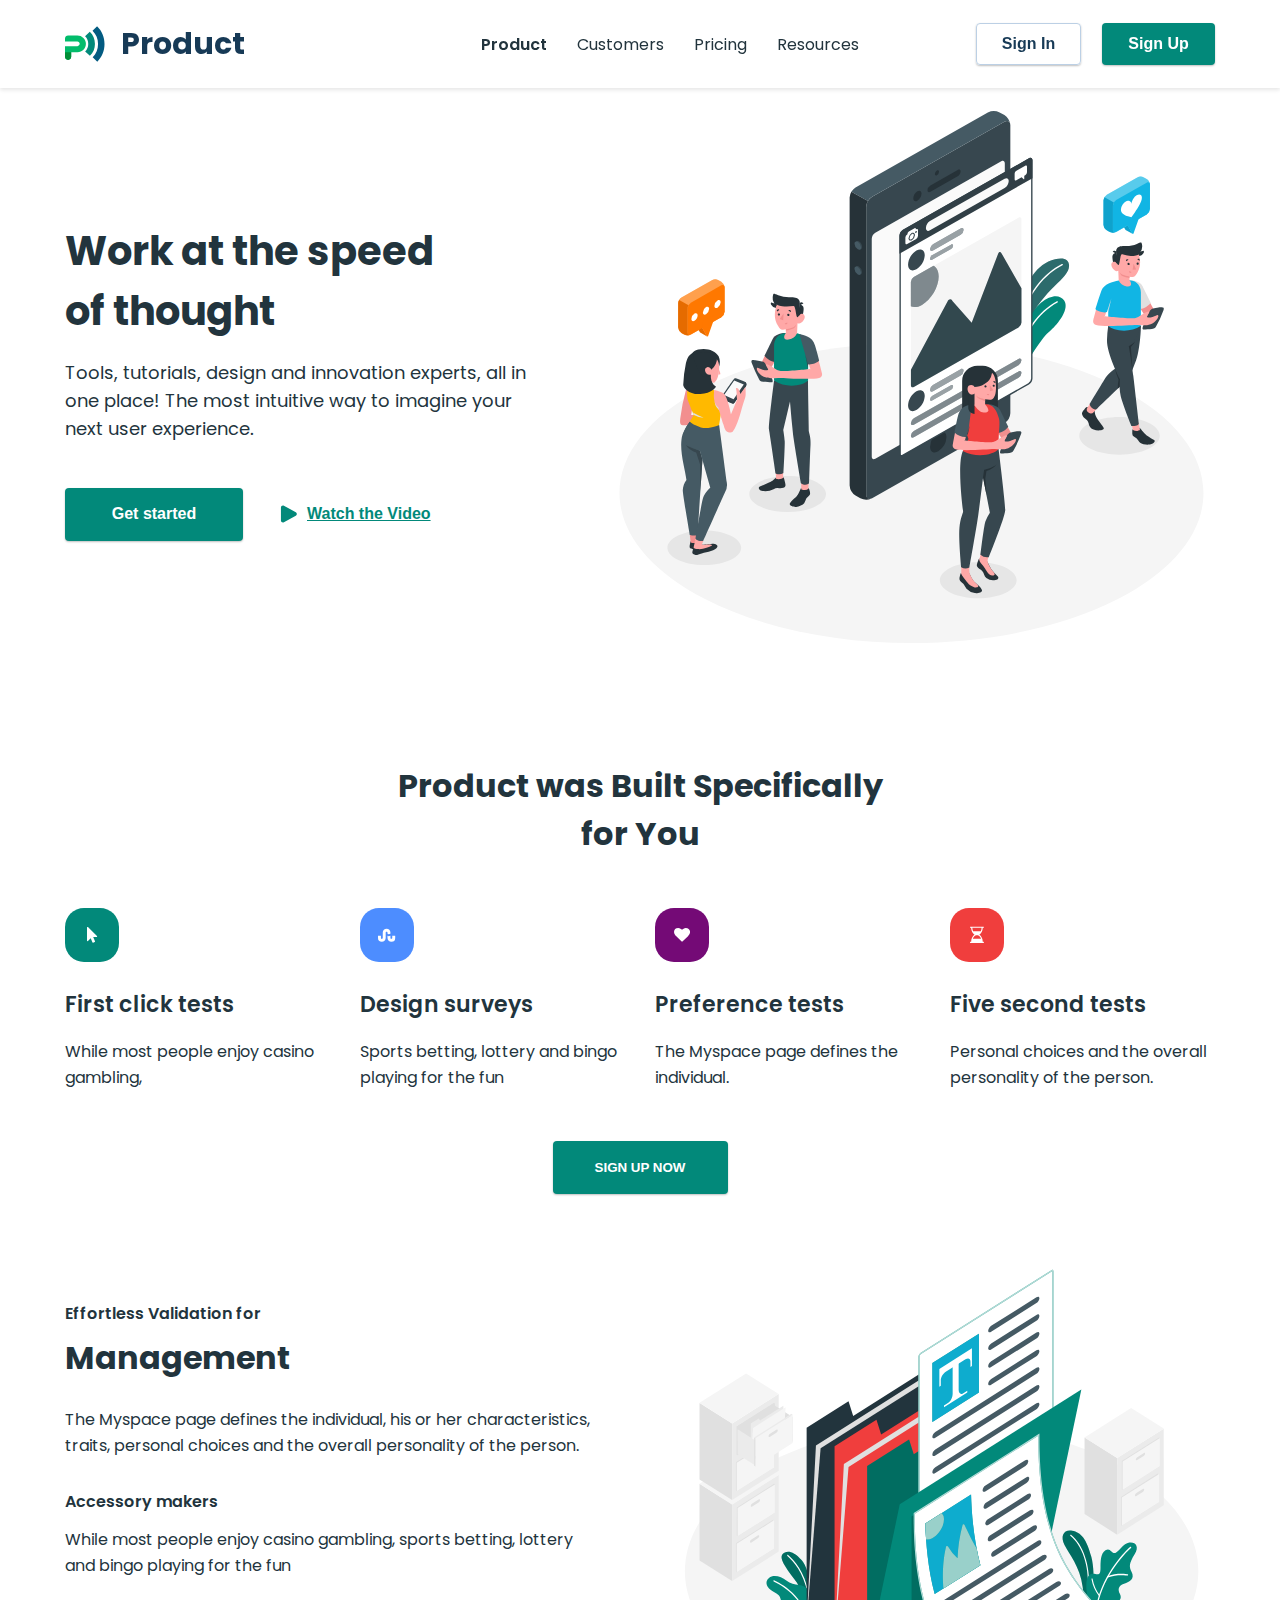
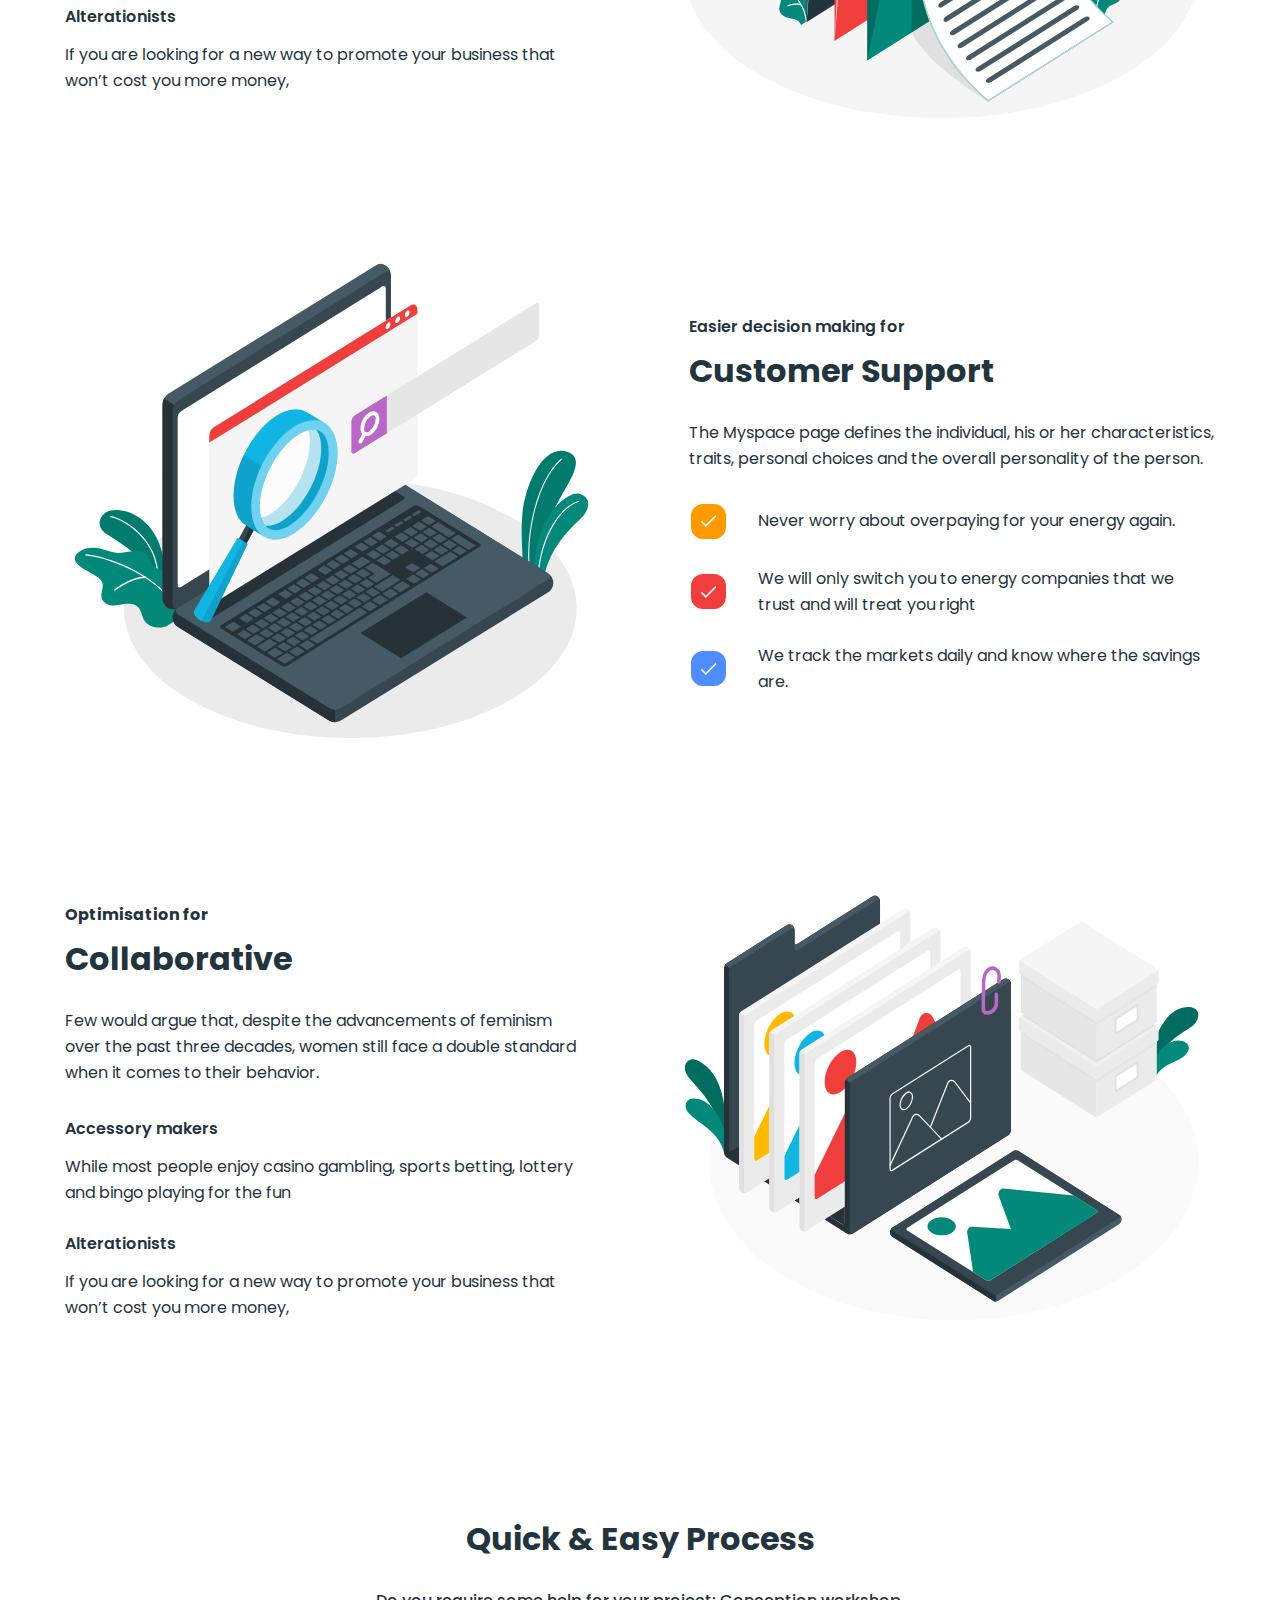
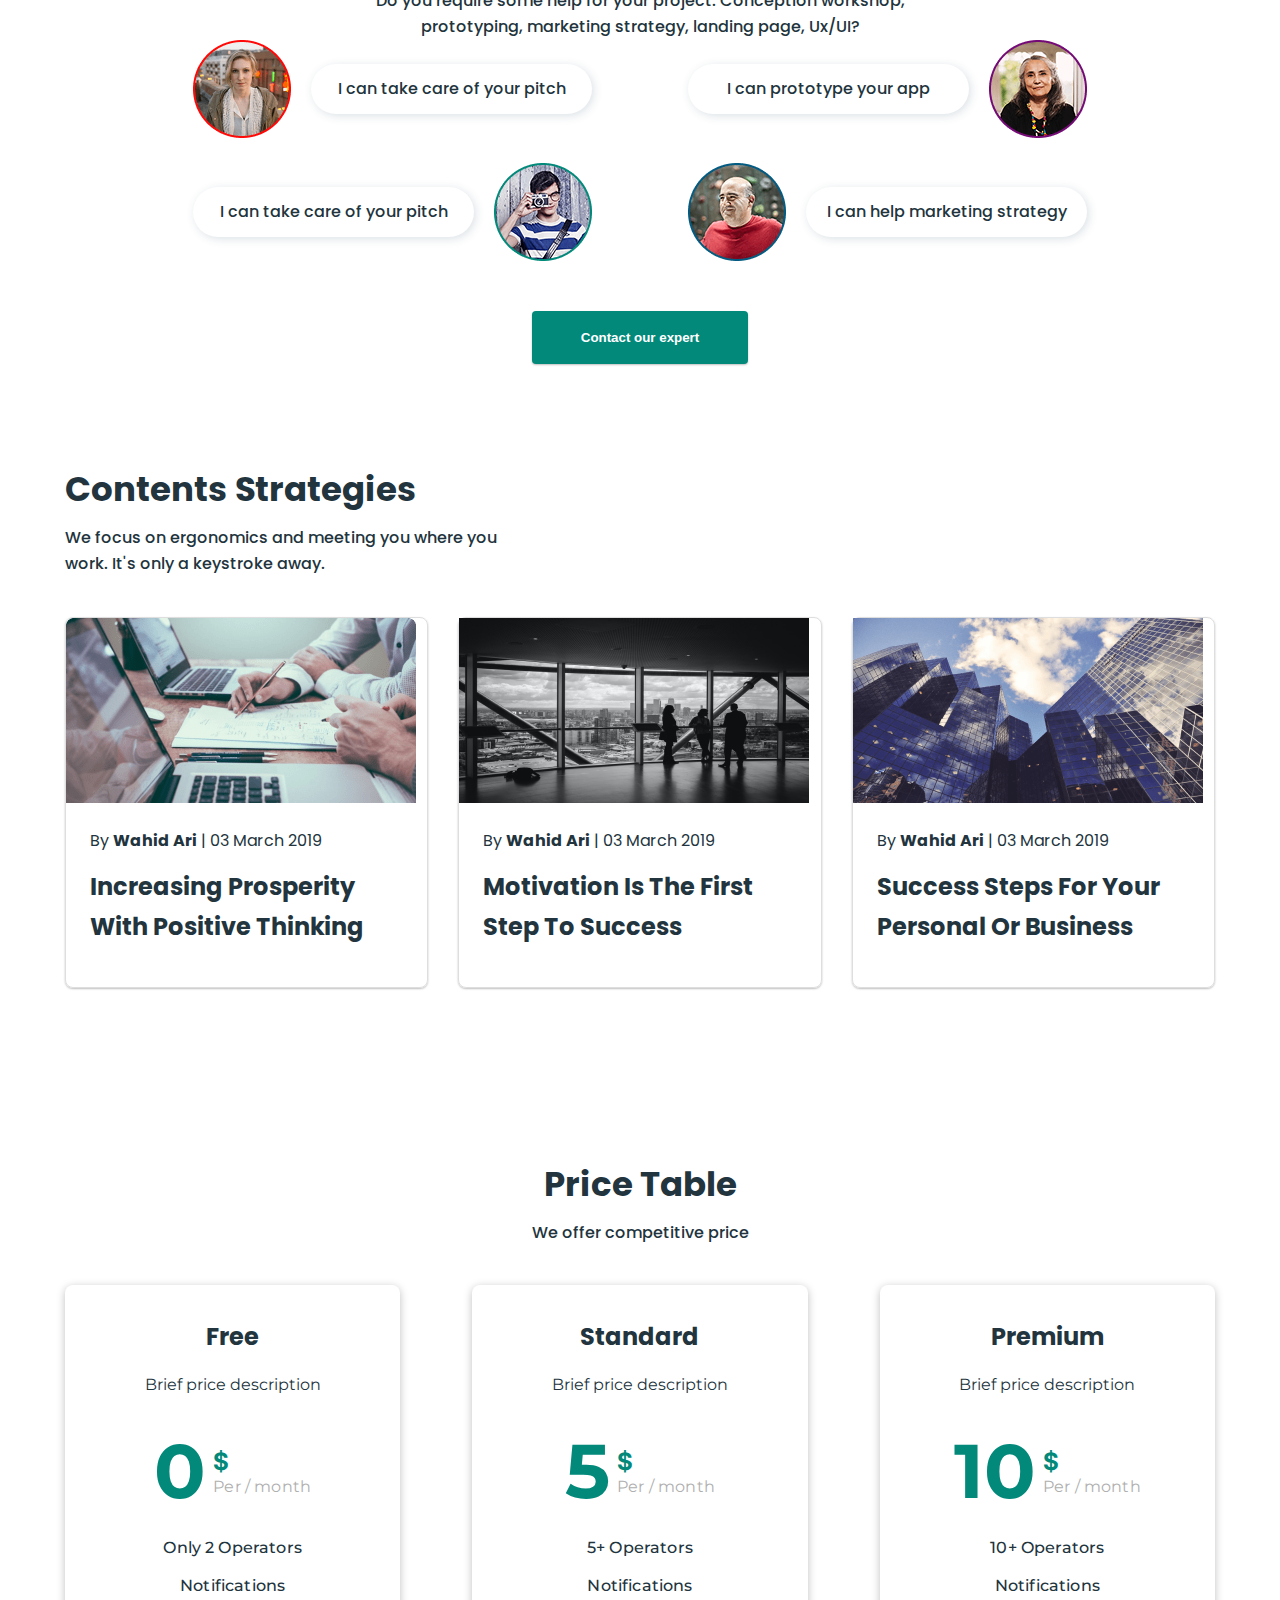
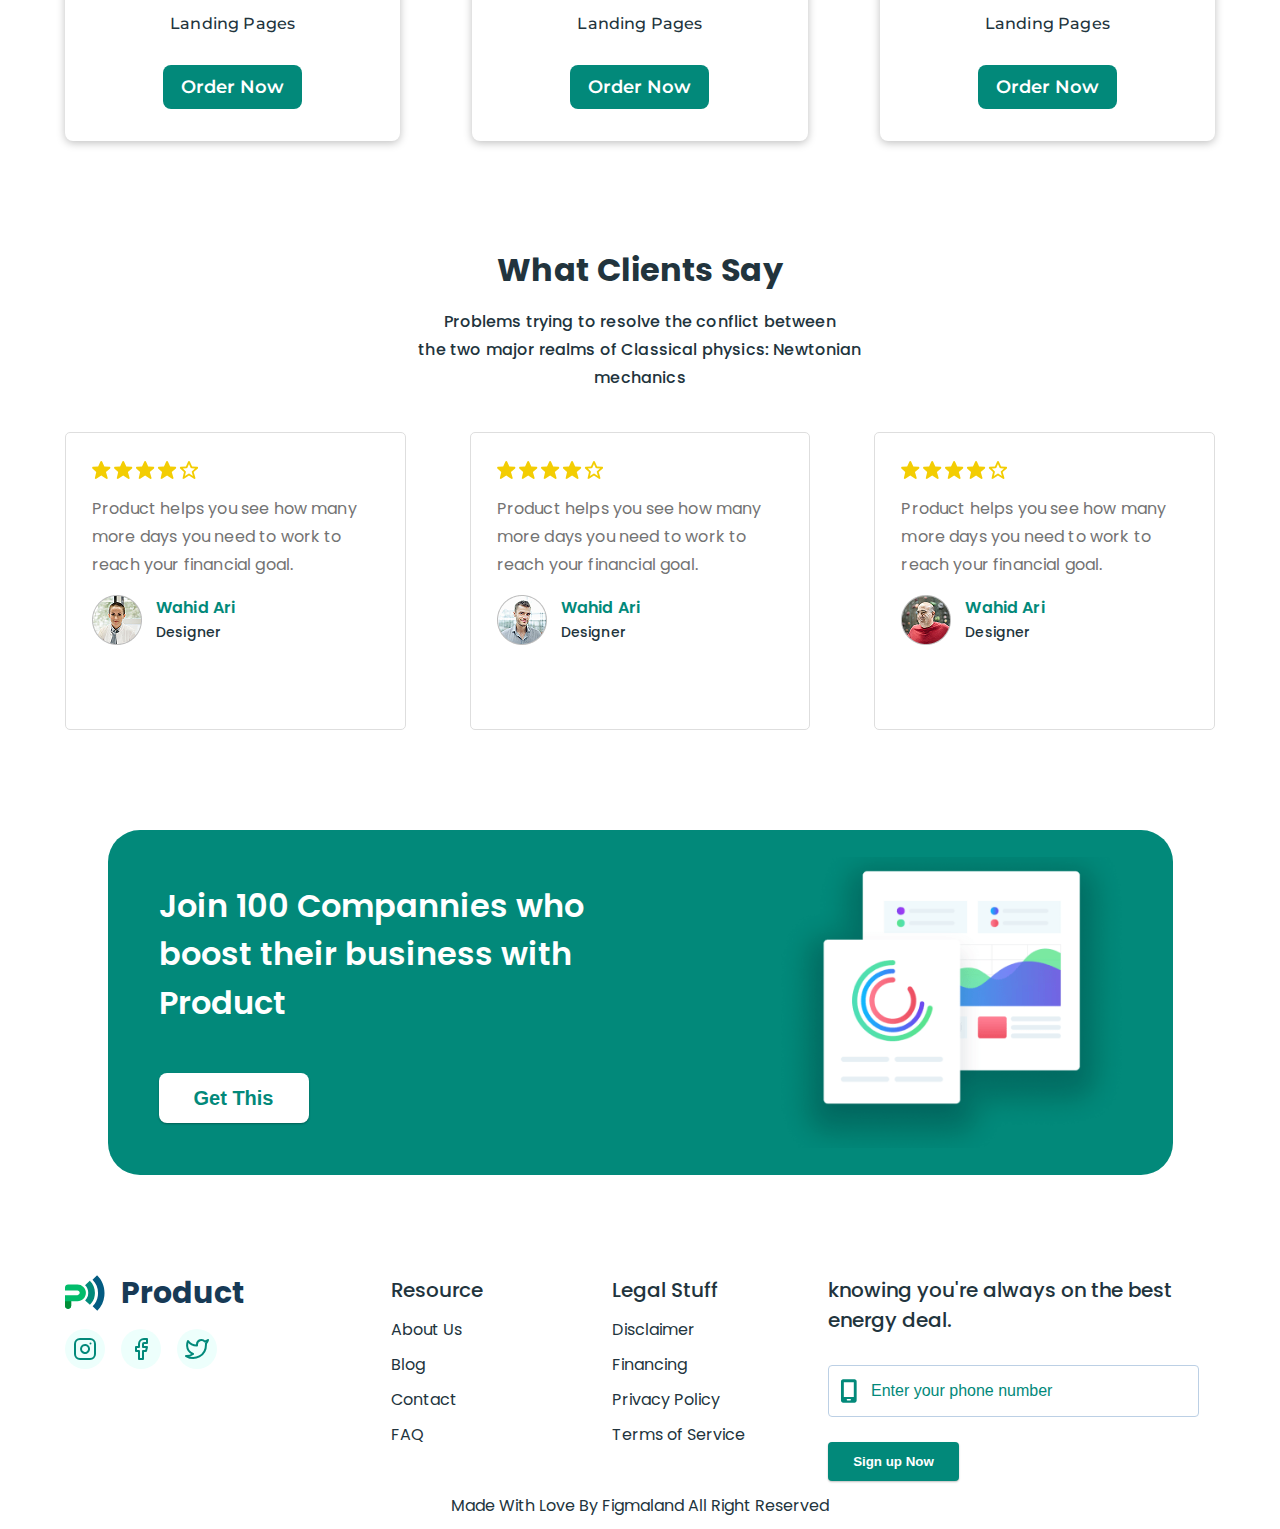
<file: index.html>
<!DOCTYPE html>
<html lang="en">
  <head>
    <meta charset="UTF-8" />
    <meta name="viewport" content="width=device-width, initial-scale=1.0" />
    <title>Business Promotion</title>
    <link rel="stylesheet" href="https://cdnjs.cloudflare.com/ajax/libs/modern-normalize/3.0.1/modern-normalize.min.css" integrity="sha512-q6WgHqiHlKyOqslT/lgBgodhd03Wp4BEqKeW6nNtlOY4quzyG3VoQKFrieaCeSnuVseNKRGpGeDU3qPmabCANg==" crossorigin="anonymous" referrerpolicy="no-referrer" />
    <link rel="preconnect" href="https://fonts.googleapis.com">
    <link rel="preconnect" href="https://fonts.gstatic.com" crossorigin>
    <link href="https://fonts.googleapis.com/css2?family=Inter:opsz,wght@14..32,100..900&family=Montserrat:wght@100..900&family=Poppins:wght@400;500;600;700&display=swap" rel="stylesheet">
    <link rel="stylesheet" href="./css/style.css" />
  </head>
  <body>
    <!-- Header -->
    <header class="header">
      <div class="container">
        <nav class="nav-header">
          <a href="./index.html" class="logotype">
            <svg width="40" height="36" class="logotype-icon">
              <use href="./images/icons.svg#icon-logo"></use>
            </svg>Product</a>
          <ul class="header-list">
            <li ><a class="header-list-item current" href="./index.html">Product</a></li>
            <li ><a class="header-list-item" href="./customers.html">Customers</a></li>
            <li ><a class="header-list-item" href="./pricing.html">Pricing</a></li>
            <li ><a class="header-list-item" href="">Resources</a></li>
          </ul>
        </nav>
        <ul class="list-header-btn">
          <li><button type="button"  class="list-item-header-btn-first">Sign In</button></li>
          <li><button type="button" class="list-item-header-btn-second">Sign Up</button></li>
        </ul>
      </div>
    </header>
    <main>
      <!-- Hero section -->
      <section class="hero-section">
        <div class="container">
          <div class="hero-section-all-info">
            <h1 class="title-hero-section">Work at the speed <br> of thought</h1>
            <p class="hero-section-paragraph">
              Tools, tutorials, design and innovation experts, all in one place! The
              most intuitive way to imagine your next user experience.
            </p>
            <ul class="hero-section-list-btn">
              <li><button type="button" class="hero-section-item-btn-fisrt">Get started</button></li>
              <li><button type="button" class="hero-section-item-btn-second">
                <svg width="20" height="18">
                  <use href="./images/icons.svg#icon-Triangle"></use>
                </svg>
                Watch the Video</button></li>
            </ul>
          </div>
          <div class="hero-section-image">
            <svg width="610" height="555" class="hero-section-image">
              <use href="./images/icons.svg#icon-hero"></use>
            </svg>
          </div>
        </div>
      </section>
      <!-- Feature section -->
      <section class="feature-section">
        <div class="container">
          <h2 class="feature-section-title">Product was Built Specifically <br> for You</h2>
          <ul class="feature-section-list">
            <li class="feature-section-list-item">
              <div class="icons-container bg-green">
                <svg width="11" height="18">
                  <use href="./images/icons.svg#icon-cursor"></use>
                </svg>
              </div>
              <h3 class="feature-section-list-item-title">First click tests</h3>
              <p class="feature-section-list-item-paragraph">While most people enjoy casino gambling,</p>
            </li>
            <li class="feature-section-list-item">
            <div class="icons-container bg-blue">
              <svg width="18" height="18" >
                <use href="./images/icons.svg#icon-wave" ></use>
              </svg>
            </div>
              <h3 class="feature-section-list-item-title">Design surveys</h3>
              <p class="feature-section-list-item-paragraph">Sports betting, lottery and bingo playing for the fun</p>
            </li>
            <li class="feature-section-list-item">
              <div class="icons-container bg-purple">
                <svg width="16" height="18">
                  <use href="./images/icons.svg#icon-heart"></use>
                </svg>
              </div>
              <h3 class="feature-section-list-item-title">Preference tests</h3>
              <p class="feature-section-list-item-paragraph">The Myspace page defines the individual.</p>
            </li>
            <li class="feature-section-list-item">
              <div class="icons-container bg-red">
                <svg width="14" height="18">
                  <use href="./images/icons.svg#icon-sand-hourglass"></use>
                </svg>
              </div>
              <h3 class="feature-section-list-item-title">Five second tests</h3>
              <p class="feature-section-list-item-paragraph">Personal choices and the overall personality of the person.</p>
            </li>
          </ul>
          <button type="button" class="feature-section-btn">SIGN UP NOW</button>
        </div>
      </section>
      <!-- Managment section -->
      <section class="managment-section">
        <div class="container">
          <div class="managment">
            <h2 class="managment-section-title">
              <span class="managment-section-title-span">Effortless Validation for</span> 
              Management
            </h2>
            <p class="managment-section-paragraph">
              The Myspace page defines the individual, his or her characteristics,
              traits, personal choices and the overall personality of the person.
            </p>
            <ul class="managment-section-list">
              <li class="managment-section-list-item">
                <h3 class="managment-section-list-item-title">Accessory makers</h3>
                <p class="managment-section-list-item-paragraph">
                  While most people enjoy casino gambling, sports betting, lottery
                  and bingo playing for the fun
                </p>
              </li>
              <li class="managment-section-list-item">
                <h3 class="managment-section-list-item-title">Alterationists</h3>
                <p class="managment-section-list-item-paragraph">
                  If you are looking for a new way to promote your business that
                  won’t cost you more money,
                </p>
              </li>
            </ul>
          </div>
          <div class="managment-icon">
      <svg width="540" height="500">
        <use href="./images/icons.svg#icon-management-img"></use>
      </svg>
    </div>
        </div>
      </section>
      <!-- Support section -->
      <section class="support-section">
        <div class="container">
          <div class="support-image">
            <svg width="540" height="500">
              <use href="./images/icons.svg#icon-support-img"></use>
            </svg>
          </div>
          <div class="support">
            <h2 class="support-section-title">
              <span class="support-section-title-span">Easier decision making for</span>
              Customer Support
            </h2>
            <p class="support-section-paragraph">
              The Myspace page defines the individual, his or her characteristics,
              traits, personal choices and the overall personality of the person.
            </p>
            <ul class="support-section-list">
              <li class="support-section-list-item">
                <div class="support-icon bg-yellow">
                  <svg width="16" height="12">
                    <use href="./images/icons.svg#icon-check"></use>
                  </svg>
                </div>
                Never worry about overpaying for your energy again.</li>
              <li class="support-section-list-item">
                <div class="support-icon bg-red">
                  <svg width="16" height="12">
                    <use href="./images/icons.svg#icon-check"></use>
                  </svg>
                </div>
                We will only switch you to energy companies that we trust and will
                treat you right
              </li>
              <li class="support-section-list-item">
                <div class="support-icon bg-blue">
                  <svg width="16" height="12">
                    <use href="./images/icons.svg#icon-check"></use>
                  </svg>
                </div>
                We track the markets daily and know where the savings are.</li>
            </ul>
          </div>
     
        </div>
      </section>
      <!-- Collaboration section -->
      <section class="collaboration-section">
        <div class="container">
          <div>
            <h2 class="collaboration-section-title">
              <span class="collaboration-section-title-span">Optimisation for</span>
              Collaborative
            </h2>
            <p class="collaboration-section-paragraph">
              Few would argue that, despite the advancements of feminism over the
              past three decades, women still face a double standard when it comes
              to their behavior.
            </p>
            <ul class="collaboration-section-item">
              <li class="collaboration-section-item-list">
                <h3 class="collaboration-section-list-item-title">Accessory makers</h3>
                <p class="collaboration-section-list-item-paragraph">
                  While most people enjoy casino gambling, sports betting, lottery
                  and bingo playing for the fun
                </p>
              </li>
              <li class="collaboration-section-item-list">
                <h3 class="collaboration-section-list-item-title">Alterationists</h3>
                <p class="collaboration-section-list-item-paragraph">
                  If you are looking for a new way to promote your business that
                  won’t cost you more money,
                </p>
              </li>
            </ul>
          </div>
      <div class="collaborative-icon">
        <svg width="540" height="500">
          <use href="./images/icons.svg#icon-collaboration-img"></use>
        </svg>
      </div>
        </div>
      </section>
      <!-- Staff section -->
      <section class="staff-section">
        <div class="container">
          <h2 class="staff-section-title">Quick & Easy Process</h2>
          <p class="staff-section-paragraph">
            Do you require some help for your project: Conception workshop, <br>
            prototyping, marketing strategy, landing page, Ux/UI?
          </p>
          <ul class="staff-section-list">
            <li class="staff-section-list-item">
              <img src="./images/girl-min.png" alt="girl" width="98" />
              <p class="staff-section-list-item-paragraph">I can take care of your pitch</p>
            </li>
            <li class="staff-section-list-item">
              <p class="staff-section-list-item-paragraph">I can prototype your app</p>
              <img src="./images/grandma-min.png" alt="grandmother" width="98" />
            </li>
            <li class="staff-section-list-item">        
              <p class="staff-section-list-item-paragraph">I can take care of your pitch</p>
              <img src="./images/boy-min.png" alt="boy" width="98" />
            </li>
            <li class="staff-section-list-item">
              <img src="./images/grandfa-min.png" alt="grandfather" width="98" />
              <p class="staff-section-list-item-paragraph">I can help marketing strategy</p>
            </li>
          </ul>
          <button type="button" class="staff-section-btn">Contact our expert</button>
        </div>
      </section>
      <!-- News section -->
      <section class="news-section">
        <div class="container">
          <h2 class="news-section-title">Contents Strategies</h2>
          <p class="news-section-paragraph">
            We focus on ergonomics and meeting you where you work. It's only a
            keystroke away.
          </p>
          <ul class="news-section-list">
            <li class="news-section-list-item">
              <img src="./images/laptop.png" alt="laptop" width="350" />
              <div class="news-section-list-info">
                <p class="news-section-list-item-paragraph">
                  By
                  <span class="news-section-list-item-paragraph-span">Wahid Ari</span>
                  | 03 March 2019
                </p>
                <h3 class="news-section-list-item-title">Increasing Prosperity With Positive Thinking</h3>
              </div>
            </li>
            <li class="news-section-list-item">
              <img src="./images/landscape.png" alt="landscape" width="350"  class="image"/>
              <div class="news-section-list-info">
                <p class="news-section-list-item-paragraph">
                  By
                  <span class="news-section-list-item-paragraph-span">Wahid Ari</span>
                  | 03 March 2019
                </p>
                <h3 class="news-section-list-item-title">Motivation Is The First Step To Success</h3>
              </div>
            </li>
            <li class="news-section-list-item">
              <img src="./images/build.png" alt="build" width="350" />
              <div class="news-section-list-info">
                <p class="news-section-list-item-paragraph">
                  By
                  <span class="news-section-list-item-paragraph-span">Wahid Ari</span>
                  | 03 March 2019
                </p>
                <h3 class="news-section-list-item-title">Success Steps For Your Personal Or Business</h3>
              </div>
               </li>
              
          </ul>
        </div>
      </section>
      <!-- Pricing section -->
      <section class="price-section">
        <div class="container">
          <h2 class="price-section-title">Price Table</h2>
          <p class="price-section-paragraph">We offer competitive price</p>
          <ul class="price-section-list">
            <li class="price-section-list-item">
              <h3 class="price-section-list-item-title">Free</h3>
              <p class="price-section-list-item-paragraph">Brief price description</p>
              <div class="price-section-box">
                  <span class="price-section-money-number">0</span>
                  <div class="price-section-money">
                  <span class="price-section-money-dollar">$</span>
                  <p class="price-section-money-paragraph">Per / month</p>
                </div>
              </div>
              <ul class="price-section-prefer-item">
                <li>
                  <p>Only 2 Operators</p>
                </li>
                <li>
                  <p>Notifications</p>
                </li>
                <li>
                  <p>Landing Pages</p>
                </li>
              </ul>
              <button type="button" class="price-section-btn">Order Now</button>
            </li>
            <li class="price-section-list-item">
              <h3 class="price-section-list-item-title">Standard</h3>
              <p class="price-section-list-item-paragraph">Brief price description</p>
              <div class="price-section-box">
                <span class="price-section-money-number">5</span>
                <div class="price-section-money">
                <span class="price-section-money-dollar">$</span>
                <p class="price-section-money-paragraph">Per / month</p>
              </div>
            </div>
              <ul class="price-section-prefer-item">
                <li>
                  <p>5+ Operators</p>
                </li>
                <li>
                  <p>Notifications</p>
                </li>
                <li>
                  <p>Landing Pages</p>
                </li>
              </ul>
              <button type="button" class="price-section-btn">Order Now</button>
            </li>
            <li class="price-section-list-item">
              <h3 class="price-section-list-item-title">Premium</h3>
              <p class="price-section-list-item-paragraph">Brief price description</p>
              <div class="price-section-box">
                <span class="price-section-money-number">10</span>
                <div class="price-section-money">
                <span class="price-section-money-dollar">$</span>
                <p class="price-section-money-paragraph">Per / month</p>
              </div>
            </div>
              <ul class="price-section-prefer-item">
                <li>
                  <p>10+ Operators</p>
                </li>
                <li>
                  <p>Notifications</p>
                </li>
                <li>
                  <p>Landing Pages</p>
                </li>
              </ul>
              <button type="button" class="price-section-btn">Order Now</button>
            </li>
          </ul>
        </div>
      </section>
      <!-- Feedback section -->
      <section class="feedback-section">
        <div class="container">
          <h2 class="feedback-section-title">What Clients Say</h2>
          <p class="feedback-section-paragraph">
            Problems trying to resolve the conflict between <br> the two major realms
            of Classical physics: Newtonian mechanics
          </p>
          <ul class="feedback-section-list">
            <li class="feedback-section-list-item">
              <svg width="106" height="18">
                <use href="./images/icons.svg#icon-stars"></use>
              </svg>
              <p class="feedback-section-list-item-paragraph">
                Product helps you see how many more days you need to work to reach
                your financial goal.
              </p>
              <div class="feedback-section-list-item-client">
                <img src="./images/client-girl.png" alt="girl" width="50" />
                <div class="feedback-section-list-item-name">
                  <p>Wahid Ari</p>
                  <p>Designer</p>
                </div>
              </div>
            </li>
            <li class="feedback-section-list-item">
              <svg width="106" height="18">
                <use href="./images/icons.svg#icon-stars"></use>
              </svg>
              <p class="feedback-section-list-item-paragraph">
                Product helps you see how many more days you need to work to reach
                your financial goal.
              </p>
              <div class="feedback-section-list-item-client">
                <img src="./images/client-boy.png" alt="boy" width="50" />
                <div class="feedback-section-list-item-name">
                  <p>Wahid Ari</p>
                  <p>Designer</p>
                </div>
              </div>
            </li>
            <li class="feedback-section-list-item">
              <svg width="106" height="18">
                <use href="./images/icons.svg#icon-stars"></use>
              </svg>
              <p class="feedback-section-list-item-paragraph">
                Product helps you see how many more days you need to work to reach
                your financial goal.
              </p>
              <div class="feedback-section-list-item-client">
                <img src="./images/client-grandfa.png" alt="client" width="50" />
                <div class="feedback-section-list-item-name">
                  <p>Wahid Ari</p>
                  <p>Designer</p>
                </div>
              </div>
            </li>
          </ul>
        </div>
      </section>
      <!-- Promo section -->
      <section class="promo-section">
        <div class="container">
          <div class="promo-section-box">
            <div class="promo-section-box-info">
              <h2 class="promo-section-title">Join 100 Compannies who boost their business with Product</h2>
              <button type="button" class="promo-section-btn">Get This</button>
            </div>
            <div class="promo-section-image"><img src="./images/screen.png" alt="screen" width="351"  /></div>
          </div>
        </div>
      </section>
    </main>
    <!-- Footer -->
    <footer class="footer">
      <div class="container">
        <div class="logo-and-link">
          <a href="./index.html" class="logotype-footer">
            <svg width="40" height="36" class="logotype-icon">
              <use href="./images/icons.svg#icon-logo"></use>
            </svg>
            Product
          </a>
          <ul class="icon-footer">
            <li class="social-link">
              <a href="" class="social-icon-link">
                <svg width="24" height="24" >
                  <use href="./images/icons.svg#icon-instagram" ></use>
                </svg>
              </a>
            </li>
            <li class="social-link">
              <a href="" class="social-icon-link">
                <svg width="24" height="24">
                  <use href="./images/icons.svg#icon-facebook"></use>
                </svg>
              </a>
            </li>
            <li class="social-link">
              <a href="" class="social-icon-link">
                <svg width="24" height="24">
                  <use href="./images/icons.svg#icon-twitter"></use>
                </svg>
              </a>
            </li>
          </ul>
        </div>
        <ul class="lists-box-footer">
          <li class="footer-lists-container">
            <h3 class="footer-title-list">Resource</h3>
            <ul class="footer-list">
              <li><a href="">About Us</a></li>
              <li><a href="">Blog</a></li>
              <li><a href="">Contact</a></li>
              <li><a href="">FAQ</a></li>
            </ul>
          </li>
          <li class="footer-lists-container">
            <h3 class="footer-title-list">Legal Stuff</h3>
            <ul class="footer-list">
              <li><a href="">Disclaimer</a></li>
              <li><a href="">Financing</a></li>
              <li><a href="">Privacy Policy</a></li>
              <li><a href="">Terms of Service</a></li>
            </ul>
          </li>
        </ul>
        <div class="footer-form-box">
          <h3 class="footer-form-title">knowing you're always on the best energy deal.</h3>
          <form class="footer-form">
            <label>
              <input class="footer-input" type="tel" placeholder="Enter your phone number" name="tel" />
              <svg width="18" height="28" class="icon-mobile">
                <use href="./images/icons.svg#icon-mobile"></use>
              </svg>
            </label>
            </form>
          <button type="submit" class="footer-form-btn">Sign up Now</button>
        </div>
      </div>
      <p class="footer-privacy">Made With Love By Figmaland All Right Reserved</p>
    </footer>
  </body>
</html>
</file>
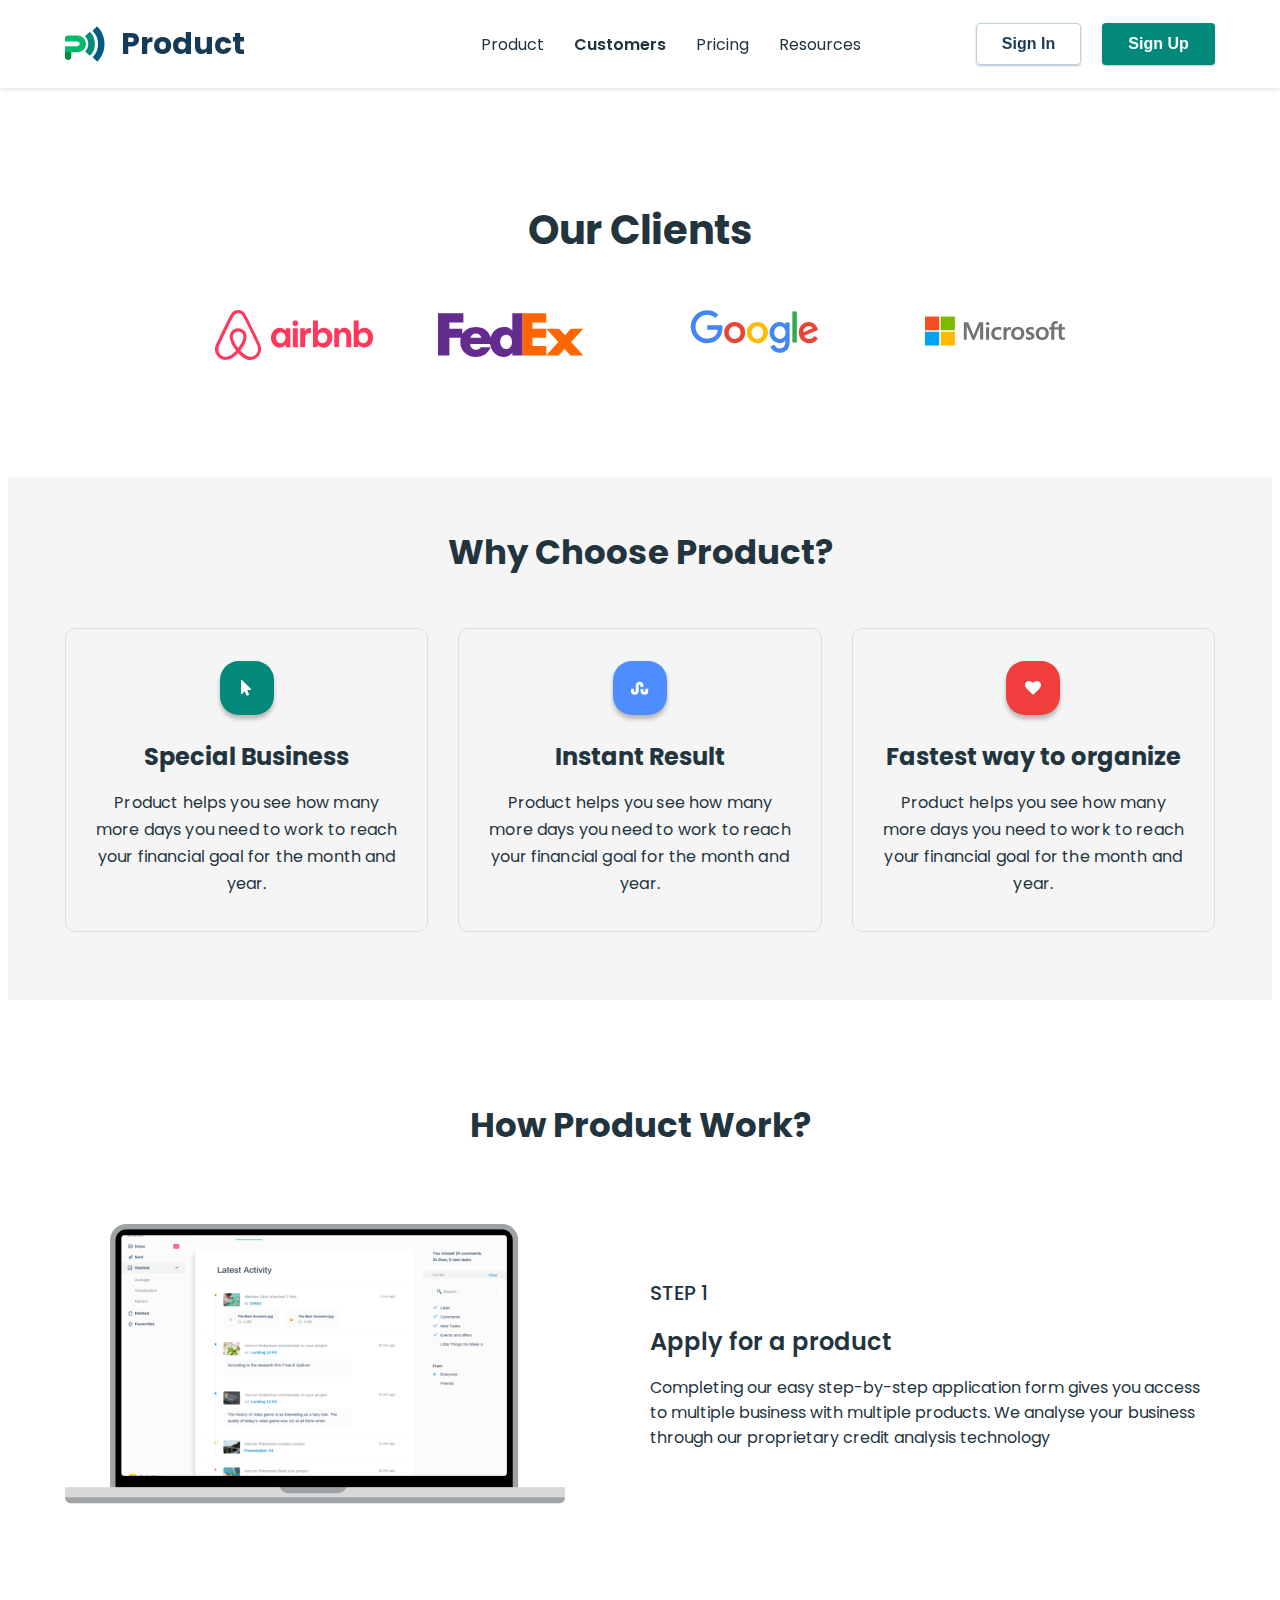
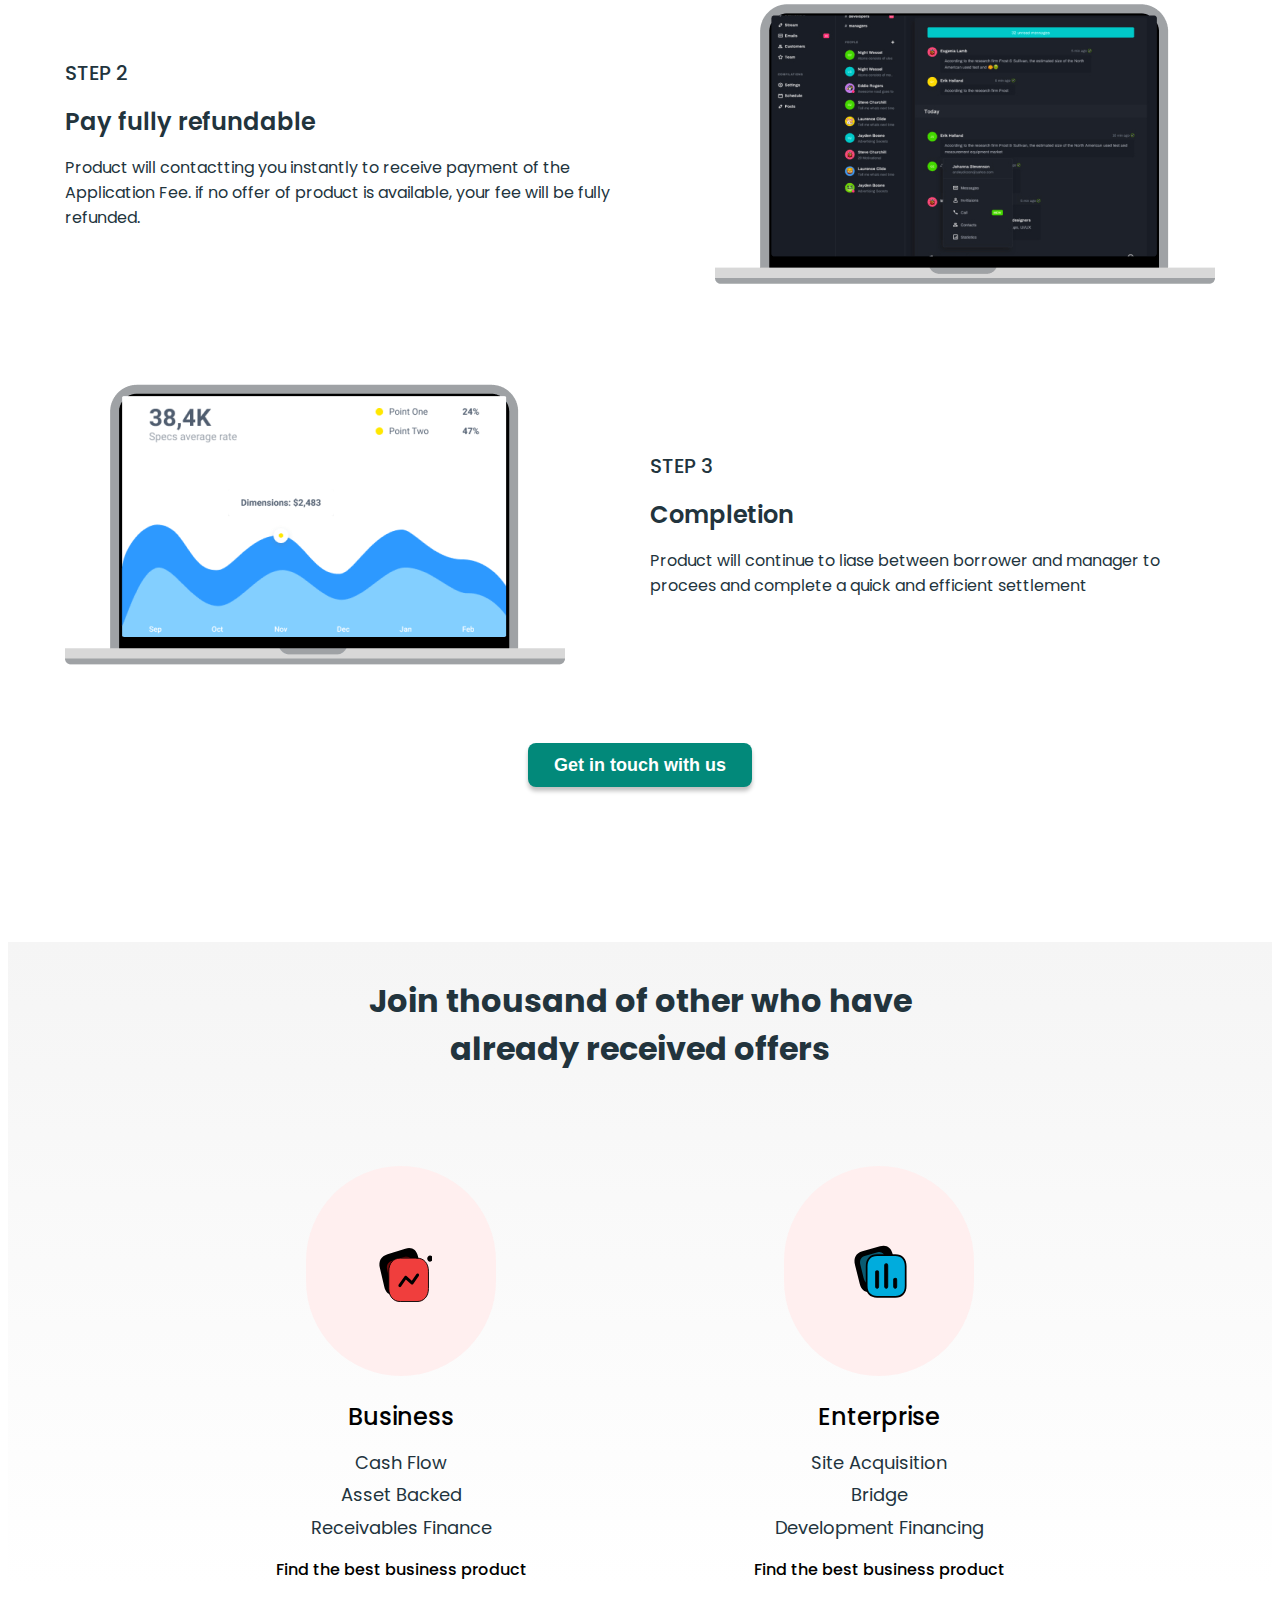
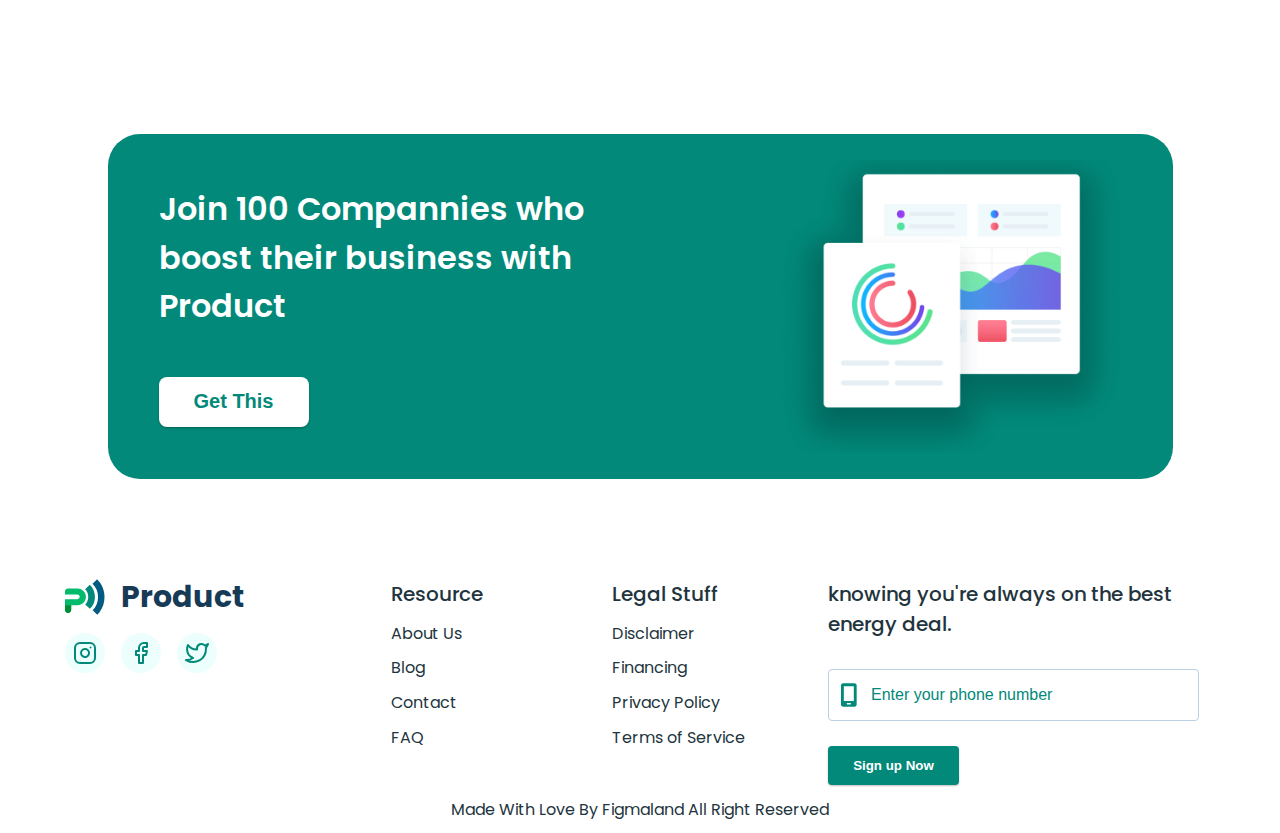
<file: customers.html>
<!DOCTYPE html>
<html lang="en">
  <head>
    <meta charset="UTF-8" />
    <meta name="viewport" content="width=device-width, initial-scale=1.0" />
    <title>Customers</title>
    <link rel="stylesheet" href="https://cdnjs.cloudflare.com/ajax/libs/modern-normalize/3.0.1/modern-normalize.min.css" integrity="sha512-q6WgHqiHlKyOqslT/lgBgodhd03Wp4BEqKeW6nNtlOY4quzyG3VoQKFrieaCeSnuVseNKRGpGeDU3qPmabCANg==" crossorigin="anonymous" referrerpolicy="no-referrer" />
    <link rel="preconnect" href="https://fonts.googleapis.com">
    <link rel="preconnect" href="https://fonts.gstatic.com" crossorigin>
    <link href="https://fonts.googleapis.com/css2?family=Inter:opsz,wght@14..32,100..900&family=Montserrat:wght@100..900&family=Poppins:wght@400;500;600;700&display=swap" rel="stylesheet">
    <link rel="stylesheet" href="./css/style.css" />
  </head>
  <body>
    <!-- Header -->
    <header class="header">
      <div class="container">
        <nav class="nav-header">
          <a href="./index.html" class="logotype">
            <svg width="40" height="36" class="logotype-icon">
              <use href="./images/icons.svg#icon-logo"></use>
            </svg>Product</a>
          <ul class="header-list">
            <li ><a class="header-list-item" href="./index.html">Product</a></li>
            <li ><a class="header-list-item current" href="./customers.html">Customers</a></li>
            <li ><a class="header-list-item" href="./pricing.html">Pricing</a></li>
            <li ><a class="header-list-item" href="">Resources</a></li>
          </ul>
        </nav>
        <ul class="list-header-btn">
          <li><button type="button"  class="list-item-header-btn-first">Sign In</button></li>
          <li><button type="button" class="list-item-header-btn-second">Sign Up</button></li>
        </ul>
      </div>
    </header>
    <main>
      <!-- Clients section -->
      <section class="clients">
        <div class="container">
          <h1  class="clients-title">Our Clients</h1>
          <div class="clients-icon">
            <svg width="159" height="50">
              <use href="./images/icons.svg#icon-airbnb"></use>
            </svg>
            <svg  width="146" height="50">
              <use href="./images/icons.svg#icon-fedex"></use>
            </svg>
            <svg width="213" height="44" >
              <use href="./images/icons.svg#icon-google"></use>
            </svg>
            <svg width="140" height="42">
              <use href="./images/icons.svg#icon-microsoft"></use>
            </svg>
          </div>
        </div>
      </section>
      <!-- Choose section -->
      <section class="choose-section">
        <div class="container">
          <h2 class="choose-title">Why Choose Product?</h2>
          <ul class="choose-list">
            <li class="choose-list-item">
              <div class="icons-container bg-green">
                <svg width="11" height="18">
                  <use href="./images/icons.svg#icon-cursor"></use>
                </svg>
              </div>
              <h3 class="choose-list-item-title">Special Business</h3>
              <p class="choose-list-item-paragraph">
                Product helps you see how many more days you need to work to reach
                your financial goal for the month and year.
              </p>
            </li>
            <li class="choose-list-item">
              <div class="icons-container bg-blue">
                <svg width="18" height="18" >
                  <use href="./images/icons.svg#icon-wave" ></use>
                </svg>
              </div>
              <h3 class="choose-list-item-title">Instant Result</h3>
              <p class="choose-list-item-paragraph">
                Product helps you see how many more days you need to work to reach
                your financial goal for the month and year.
              </p>
            </li>
            <li class="choose-list-item">
              <div class="icons-container bg-red">
                <svg width="16" height="18">
                  <use href="./images/icons.svg#icon-heart"></use>
                </svg>
              </div>
              <h3 class="choose-list-item-title">Fastest way to organize</h3>
              <p class="choose-list-item-paragraph">
                Product helps you see how many more days you need to work to reach
                your financial goal for the month and year.
              </p>
            </li>
          </ul>
        </div>
      </section>
      <!-- Product work section -->
      <section class="product-work">
        <div class="container">
          <h2 class="product-work-title">How Product Work?</h2>
          <ul class="product-list">
            <li  class="product-list-item">
              <img src="./images/mac-white.png" alt="MacBook" width="500" />
              <div class="product-list-item-box">
                <h3 class="product-list-item-title"><span>STEP 1</span> Apply for a product</h3>
                <p>
                  Completing our easy step-by-step application form gives you access
                  to multiple business with multiple products. We analyse your
                  business through our proprietary credit analysis technology
                </p>
              </div>
            </li>
            <li class="product-list-item">
              <div class="product-list-item-box">
                <h3 class="product-list-item-title"><span>STEP 2</span> Pay fully refundable</h3>
                <p>
                  Product will contactting you instantly to receive payment of the
                  Application Fee. if no offer of product is available, your fee
                  will be fully refunded.
                </p>
              </div>
              <img src="./images/mac-black.png" alt="MacBook" width="500" />
            </li>
            <li class="product-list-item">
              <img src="./images/mac-blue.png" alt="MacBook" width="500" />
              <div class="product-list-item-box">
                <h3 class="product-list-item-title"><span>STEP 3</span> Completion</h3>
                <p>
                  Product will continue to liase between borrower and manager to
                  procees and complete a quick and efficient settlement
                </p>
              </div>
            </li>
          </ul>
          <button type="button" class="product-btn">Get in touch with us</button>
        </div>
      </section>
      <!-- Benefits section -->
      <section class="benefits">
        <div class="container">
          <h2 class="benefits-title">Join thousand of other who have <br> already received offers</h2>
          <ul class="benefits-lists">
            <li class="benefits-list-item-box">
              <div class="benefits-icon">
                <svg width="61" height="61">
                  <use href="./images/icons.svg#icon-diagram"></use>
                </svg>
              </div>
              <h3 class="benefits-list-item-title">Business</h3>
              <ul class="benefits-sublist">
                <li>Cash Flow</li>
                <li>Asset Backed</li>
                <li>Receivables Finance</li>
              </ul>
              <p class="benefits-paragraph">Find the best business product</p>
            </li>
            <li class="benefits-list-item-box">
              <div class="benefits-icon">
                <svg width="62" height="62">
                  <use href="./images/icons.svg#icon-chart"></use>
                </svg>
              </div>
              <h3 class="benefits-list-item-title">Enterprise</h3>
              <ul class="benefits-sublist">
                <li>Site Acquisition</li>
                <li>Bridge</li>
                <li>Development Financing</li>
              </ul>
              <p class="benefits-paragraph">Find the best business product</p>
            </li>
          </ul>
          
                </section>
                <!-- Promo section -->
                <section class="promo-section">
          <div class="container">
            <div class="promo-section-box">
              <div class="promo-section-box-info">
                <h2 class="promo-section-title">Join 100 Compannies who boost their business with Product</h2>
                <button type="button" class="promo-section-btn">Get This</button>
              </div>
              <div class="promo-section-image"><img src="./images/screen.png" alt="screen" width="351"  /></div>
            </div>
          </div>
        </div>
      </section>
    </main>
    <!-- Customers footer -->
    <footer class="footer">
      <div class="container">
        <div class="logo-and-link">
          <a href="./index.html" class="logotype-footer">
            <svg width="40" height="36" class="logotype-icon">
              <use href="./images/icons.svg#icon-logo"></use>
            </svg>
            Product
          </a>
          <ul class="icon-footer">
            <li class="social-link">
              <a href="" class="social-icon-link">
                <svg width="24" height="24" >
                  <use href="./images/icons.svg#icon-instagram" ></use>
                </svg>
              </a>
            </li>
            <li class="social-link">
              <a href="" class="social-icon-link">
                <svg width="24" height="24">
                  <use href="./images/icons.svg#icon-facebook"></use>
                </svg>
              </a>
            </li>
            <li class="social-link">
              <a href="" class="social-icon-link">
                <svg width="24" height="24">
                  <use href="./images/icons.svg#icon-twitter"></use>
                </svg>
              </a>
            </li>
          </ul>
        </div>
        <ul class="lists-box-footer">
          <li class="footer-lists-container">
            <h3 class="footer-title-list">Resource</h3>
            <ul class="footer-list">
              <li><a href="">About Us</a></li>
              <li><a href="">Blog</a></li>
              <li><a href="">Contact</a></li>
              <li><a href="">FAQ</a></li>
            </ul>
          </li>
          <li class="footer-lists-container">
            <h3 class="footer-title-list">Legal Stuff</h3>
            <ul class="footer-list">
              <li><a href="">Disclaimer</a></li>
              <li><a href="">Financing</a></li>
              <li><a href="">Privacy Policy</a></li>
              <li><a href="">Terms of Service</a></li>
            </ul>
          </li>
        </ul>
        <div class="footer-form-box">
          <h3 class="footer-form-title">knowing you're always on the best energy deal.</h3>
          <form class="footer-form">
            <label>
              <input class="footer-input" type="tel" placeholder="Enter your phone number" name="tel" />
              <svg width="18" height="28" class="icon-mobile">
                <use href="./images/icons.svg#icon-mobile"></use>
              </svg>
            </label>
            </form>
          <button type="submit" class="footer-form-btn">Sign up Now</button>
        </div>
      </div>
      <p class="footer-privacy">Made With Love By Figmaland All Right Reserved</p>
    </footer>
  </body>
</html>
</file>
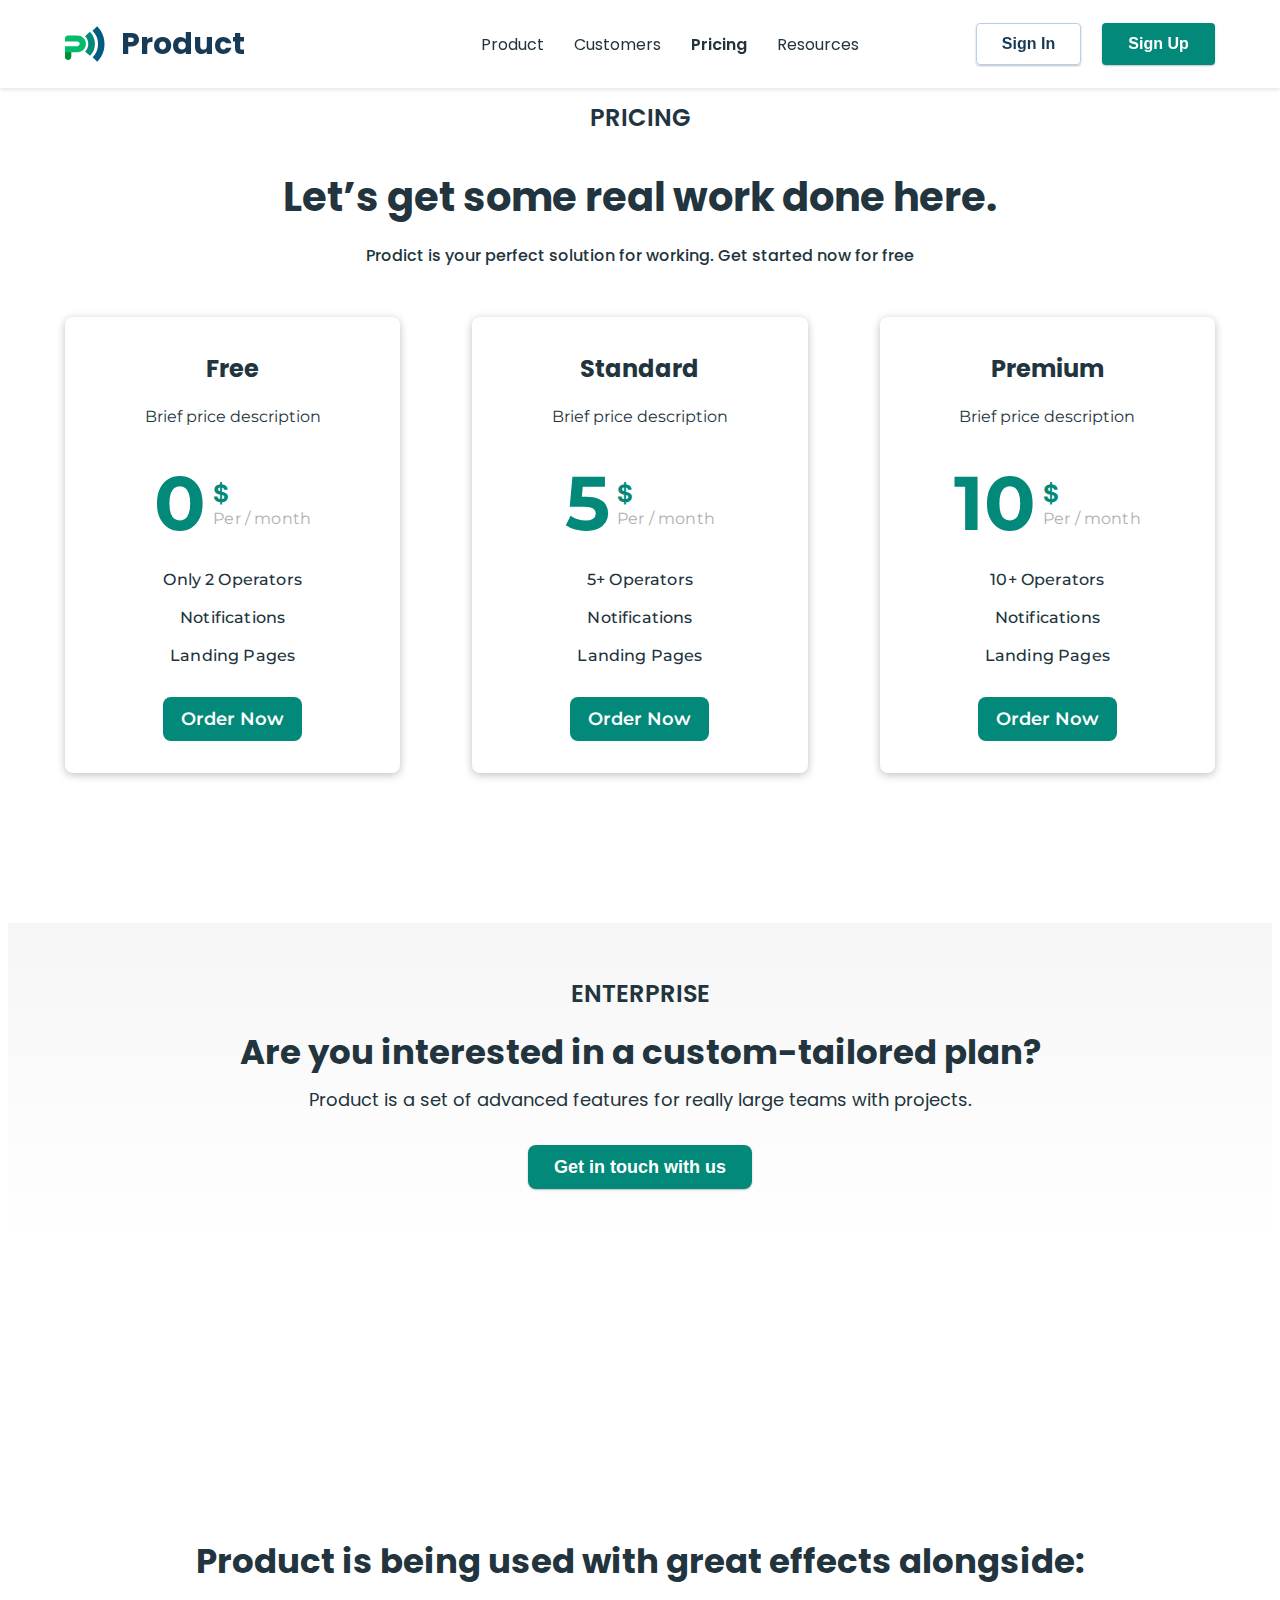
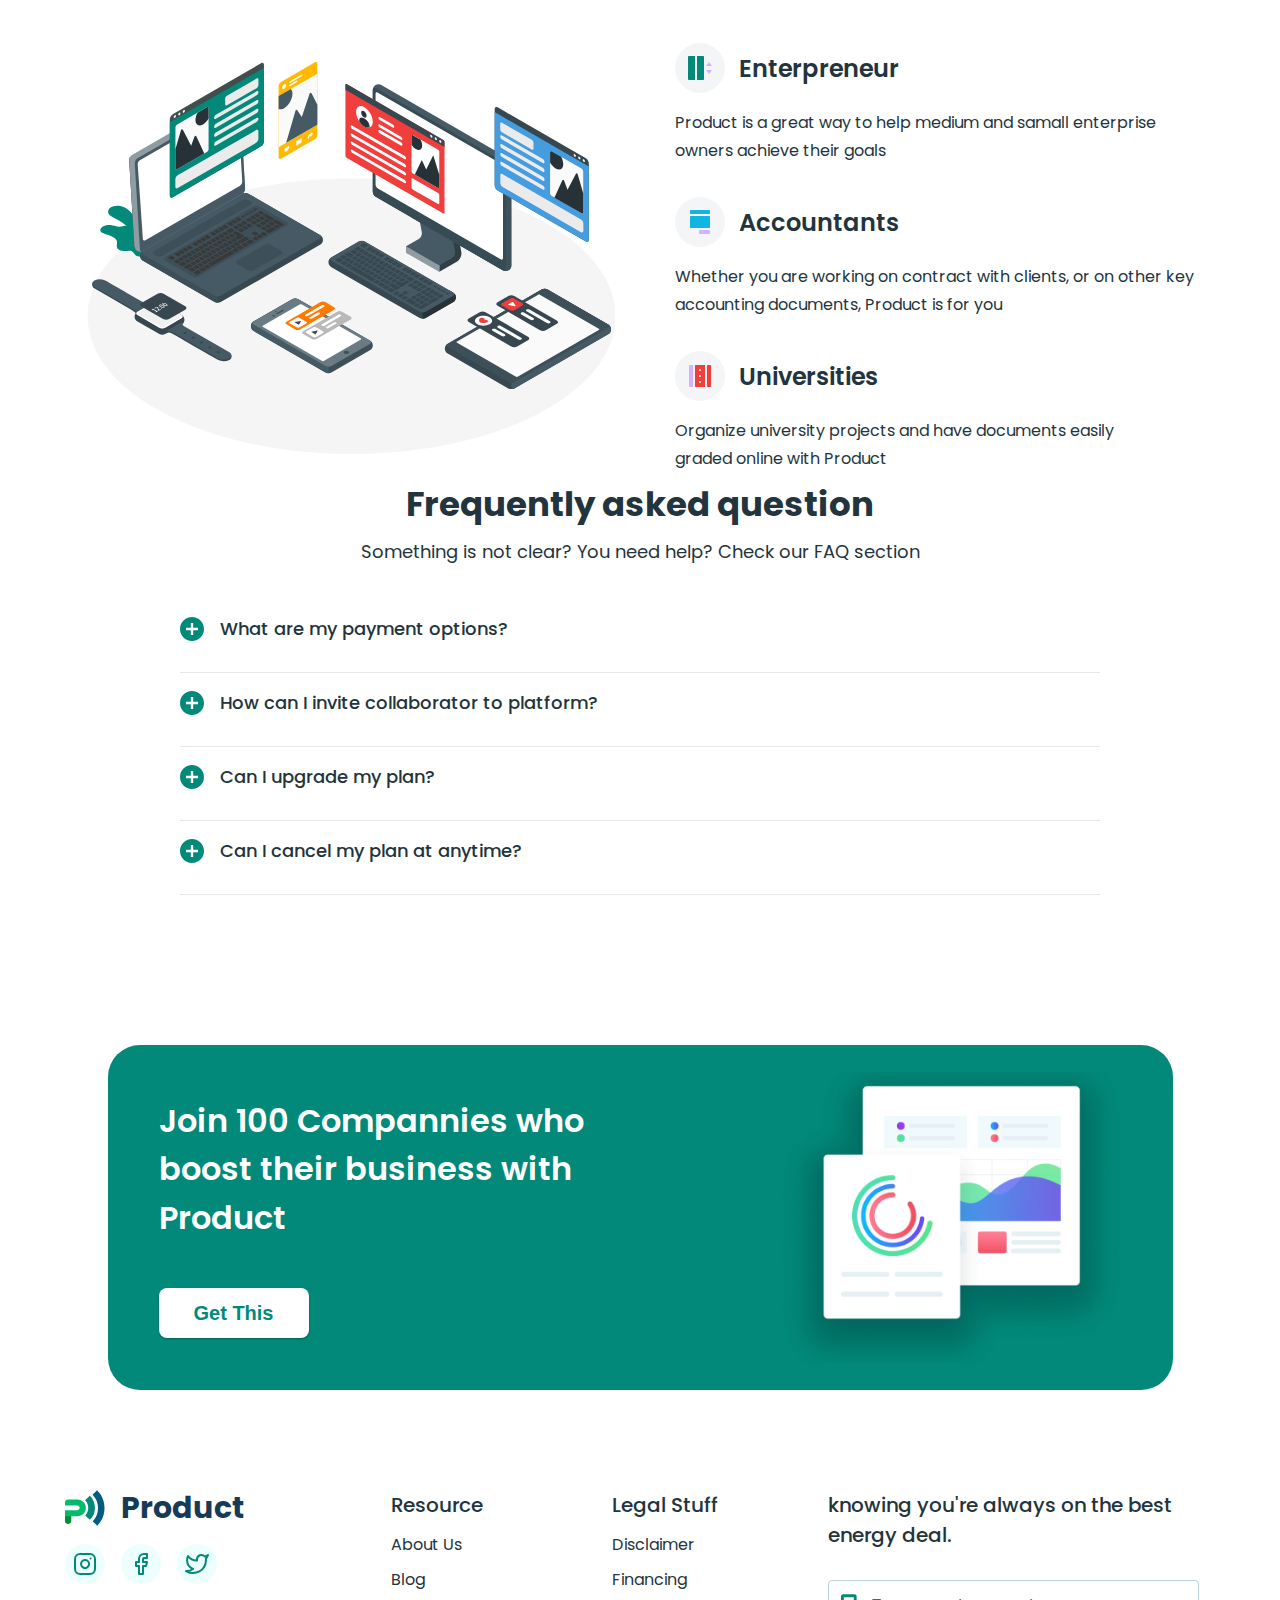
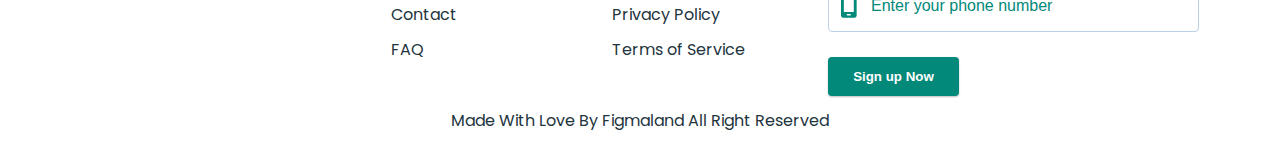
<file: pricing.html>
<!DOCTYPE html>
<html lang="en">
  <head>
    <meta charset="UTF-8" />
    <meta name="viewport" content="width=device-width, initial-scale=1.0" />
    <title>Pricing</title>
    <link
      rel="stylesheet"
      href="https://cdnjs.cloudflare.com/ajax/libs/modern-normalize/3.0.1/modern-normalize.min.css"
      integrity="sha512-q6WgHqiHlKyOqslT/lgBgodhd03Wp4BEqKeW6nNtlOY4quzyG3VoQKFrieaCeSnuVseNKRGpGeDU3qPmabCANg=="
      crossorigin="anonymous"
      referrerpolicy="no-referrer" />
    <link rel="preconnect" href="https://fonts.googleapis.com" />
    <link rel="preconnect" href="https://fonts.gstatic.com" crossorigin />
    <link
      href="https://fonts.googleapis.com/css2?family=Inter:opsz,wght@14..32,100..900&family=Montserrat:wght@100..900&family=Poppins:wght@400;500;600;700&display=swap"
      rel="stylesheet" />
    <link rel="stylesheet" href="./css/style.css" />
  </head>
  <body>
    <!-- Header -->
    <header class="header">
      <div class="container">
        <nav class="nav-header">
          <a href="./index.html" class="logotype">
            <svg width="40" height="36" class="logotype-icon">
              <use href="./images/icons.svg#icon-logo"></use>
            </svg>
            Product
          </a>
          <ul class="header-list">
            <li><a class="header-list-item" href="./index.html">Product</a></li>
            <li>
              <a class="header-list-item" href="./customers.html">Customers</a>
            </li>
            <li>
              <a class="header-list-item current" href="./pricing.html">
                Pricing
              </a>
            </li>
            <li><a class="header-list-item" href="">Resources</a></li>
          </ul>
        </nav>
        <ul class="list-header-btn">
          <li>
            <button type="button" class="list-item-header-btn-first">
              Sign In
            </button>
          </li>
          <li>
            <button type="button" class="list-item-header-btn-second">
              Sign Up
            </button>
          </li>
        </ul>
      </div>
    </header>
    <main>
      <!-- Pricing section -->
      <section class="pricing-section">
        <div class="container">
          <h1 class="pricing-title">PRICING</h1>
          <p class="pricing-paragraph">Let’s get some real work done here.</p>
          <p class="pricing-paragraph-second">
            Prodict is your perfect solution for working. Get started now for
            free
          </p>
          <ul class="price-section-list">
            <li class="price-section-list-item">
              <h3 class="price-section-list-item-title">Free</h3>
              <p class="price-section-list-item-paragraph">
                Brief price description
              </p>
              <div class="price-section-box">
                <span class="price-section-money-number">0</span>
                <div class="price-section-money">
                  <span class="price-section-money-dollar">$</span>
                  <p class="price-section-money-paragraph">Per / month</p>
                </div>
              </div>
              <ul class="price-section-prefer-item">
                <li>
                  <p>Only 2 Operators</p>
                </li>
                <li>
                  <p>Notifications</p>
                </li>
                <li>
                  <p>Landing Pages</p>
                </li>
              </ul>
              <button type="button" class="price-section-btn">Order Now</button>
            </li>
            <li class="price-section-list-item">
              <h3 class="price-section-list-item-title">Standard</h3>
              <p class="price-section-list-item-paragraph">
                Brief price description
              </p>
              <div class="price-section-box">
                <span class="price-section-money-number">5</span>
                <div class="price-section-money">
                  <span class="price-section-money-dollar">$</span>
                  <p class="price-section-money-paragraph">Per / month</p>
                </div>
              </div>
              <ul class="price-section-prefer-item">
                <li>
                  <p>5+ Operators</p>
                </li>
                <li>
                  <p>Notifications</p>
                </li>
                <li>
                  <p>Landing Pages</p>
                </li>
              </ul>
              <button type="button" class="price-section-btn">Order Now</button>
            </li>
            <li class="price-section-list-item">
              <h3 class="price-section-list-item-title">Premium</h3>
              <p class="price-section-list-item-paragraph">
                Brief price description
              </p>
              <div class="price-section-box">
                <span class="price-section-money-number">10</span>
                <div class="price-section-money">
                  <span class="price-section-money-dollar">$</span>
                  <p class="price-section-money-paragraph">Per / month</p>
                </div>
              </div>
              <ul class="price-section-prefer-item">
                <li>
                  <p>10+ Operators</p>
                </li>
                <li>
                  <p>Notifications</p>
                </li>
                <li>
                  <p>Landing Pages</p>
                </li>
              </ul>
              <button type="button" class="price-section-btn">Order Now</button>
            </li>
          </ul>
        </div>
      </section>
      <!-- Enterprise section -->
      <section class="enterprise">
        <div class="container">
          <h2 class="enterprise-title">
            <span class="enterprise-title-span">ENTERPRISE</span>
            Are you interested in a custom-tailored plan?
          </h2>
          <p class="enterprise-paragraph">
            Product is a set of advanced features for really large teams with
            projects.
          </p>
          <button type="button" class="enterprise-btn">
            Get in touch with us
          </button>
        </div>
      </section>
      <!-- Future section -->
      <section class="future-section">
        <div class="container">
          <h2 class="future-title">
            Product is being used with great effects alongside:
          </h2>
          <div class="future-box">
            <svg width="528" height="392">
              <use href="./images/icons.svg#icon-laptop"></use>
            </svg>
            <ul class="future-list">
              <li>
                <div class="future-list-item-title">
                  <div class="future-icon">
                    <svg width="24" height="24">
                      <use href="./images/icons.svg#icon-01"></use>
                    </svg>
                  </div>
                  <h3 class="future-list-item-text">Enterpreneur</h3>
                </div>
                <p class="future-list-item-paragraph">
                  Product is a great way to help medium and samall enterprise
                  <br />
                  owners achieve their goals
                </p>
              </li>
              <li>
                <div class="future-list-item-title">
                  <div class="future-icon">
                    <svg width="24" height="24">
                      <use href="./images/icons.svg#icon-02"></use>
                    </svg>
                  </div>
                  <h3 class="future-list-item-text">Accountants</h3>
                </div>
                <p class="future-list-item-paragraph">
                  Whether you are working on contract with clients, or on other
                  key
                  <br />
                  accounting documents, Product is for you
                </p>
              </li>
              <li>
                <div class="future-list-item-title">
                  <div class="future-icon">
                    <svg width="24" height="24">
                      <use href="./images/icons.svg#icon-03"></use>
                    </svg>
                  </div>
                  <h3 class="future-list-item-text">Universities</h3>
                </div>
                <p class="future-list-item-paragraph">
                  Organize university projects and have documents easily
                  <br />
                  graded online with Product
                </p>
              </li>
            </ul>
          </div>
        </div>
      </section>
      <!-- Questions section -->
      <section class="question">
        <div class="container">
          <h2 class="question-title">Frequently asked question</h2>
          <p class="question-text">
            Something is not clear? You need help? Check our FAQ section
          </p>
          <ul class="question-list">
            <li class="question-item">
              <input type="checkbox" id="tag1" class="visually-hidden" />
              <label class="question-subtitle" for="tag1">
                <span class="icon-wrapper">
                  <svg class="icon-plus" width="24" height="24">
                    <use href="./images/icons.svg#icon-plus"></use>
                  </svg>
                  <svg class="icon-minus" width="24" height="24">
                    <use href="./images/icons.svg#icon-minus"></use>
                  </svg>
                </span>
                What are my payment options?
              </label>
              <div class="question-subtext">
                After creating your account you will have an oppurtunity to
                create your first project that will be associated withthe
                collaborators e-mail. An invitation will be sent automatically.
                Then, invited user will have to confirm his account by e-mail
                and finish userd onboarding.
              </div>
            </li>
            <li class="question-item">
              <input type="checkbox" id="tag2" class="visually-hidden" />
              <label class="question-subtitle" for="tag2">
                <span class="icon-wrapper">
                  <svg class="icon-plus" width="24" height="24">
                    <use href="./images/icons.svg#icon-plus"></use>
                  </svg>
                  <svg class="icon-minus" width="24" height="24">
                    <use href="./images/icons.svg#icon-minus"></use>
                  </svg>
                </span>
                How can I invite collaborator to platform?
              </label>
              <div class="question-subtext">
                After creating your account you will have an oppurtunity to
                create your first project that will be associated withthe
                collaborators e-mail. An invitation will be sent automatically.
                Then, invited user will have to confirm his account by e-mail
                and finish userd onboarding.
              </div>
            </li>
            <li class="question-item">
              <input type="checkbox" id="tag3" class="visually-hidden" />
              <label class="question-subtitle" for="tag3">
                <span class="icon-wrapper">
                  <svg class="icon-plus" width="24" height="24">
                    <use href="./images/icons.svg#icon-plus"></use>
                  </svg>
                  <svg class="icon-minus" width="24" height="24">
                    <use href="./images/icons.svg#icon-minus"></use>
                  </svg>
                </span>
                Can I upgrade my plan?
              </label>
              <div class="question-subtext">
                After creating your account you will have an oppurtunity to
                create your first project that will be associated withthe
                collaborators e-mail. An invitation will be sent automatically.
                Then, invited user will have to confirm his account by e-mail
                and finish userd onboarding.
              </div>
            </li>
            <li class="question-item">
              <input type="checkbox" id="tag4" class="visually-hidden" />
              <label class="question-subtitle" for="tag4">
                <span class="icon-wrapper">
                  <svg class="icon-plus" width="24" height="24">
                    <use href="./images/icons.svg#icon-plus"></use>
                  </svg>
                  <svg class="icon-minus" width="24" height="24">
                    <use href="./images/icons.svg#icon-minus"></use>
                  </svg>
                </span>
                Can I cancel my plan at anytime?
              </label>
              <div class="question-subtext">
                After creating your account you will have an oppurtunity to
                create your first project that will be associated withthe
                collaborators e-mail. An invitation will be sent automatically.
                Then, invited user will have to confirm his account by e-mail
                and finish userd onboarding.
              </div>
            </li>
          </ul>
        </div>
      </section>
      <!-- Promo section -->
      <section class="promo-section">
        <div class="container">
          <div class="promo-section-box">
            <div class="promo-section-box-info">
              <h2 class="promo-section-title">Join 100 Compannies who boost their business with Product</h2>
              <button type="button" class="promo-section-btn">Get This</button>
            </div>
            <div class="promo-section-image"><img src="./images/screen.png" alt="screen" width="351"  /></div>
          </div>
        </div>
      </section>
    </main>
    <!-- Footer pricing -->
    <footer class="footer">
      <div class="container">
        <div class="logo-and-link">
          <a href="./index.html" class="logotype-footer">
            <svg width="40" height="36" class="logotype-icon">
              <use href="./images/icons.svg#icon-logo"></use>
            </svg>
            Product
          </a>
          <ul class="icon-footer">
            <li class="social-link">
              <a href="" class="social-icon-link">
                <svg width="24" height="24" >
                  <use href="./images/icons.svg#icon-instagram" ></use>
                </svg>
              </a>
            </li>
            <li class="social-link">
              <a href="" class="social-icon-link">
                <svg width="24" height="24">
                  <use href="./images/icons.svg#icon-facebook"></use>
                </svg>
              </a>
            </li>
            <li class="social-link">
              <a href="" class="social-icon-link">
                <svg width="24" height="24">
                  <use href="./images/icons.svg#icon-twitter"></use>
                </svg>
              </a>
            </li>
          </ul>
        </div>
        <ul class="lists-box-footer">
          <li class="footer-lists-container">
            <h3 class="footer-title-list">Resource</h3>
            <ul class="footer-list">
              <li><a href="">About Us</a></li>
              <li><a href="">Blog</a></li>
              <li><a href="">Contact</a></li>
              <li><a href="">FAQ</a></li>
            </ul>
          </li>
          <li class="footer-lists-container">
            <h3 class="footer-title-list">Legal Stuff</h3>
            <ul class="footer-list">
              <li><a href="">Disclaimer</a></li>
              <li><a href="">Financing</a></li>
              <li><a href="">Privacy Policy</a></li>
              <li><a href="">Terms of Service</a></li>
            </ul>
          </li>
        </ul>
        <div class="footer-form-box">
          <h3 class="footer-form-title">knowing you're always on the best energy deal.</h3>
          <form class="footer-form">
            <label>
              <input class="footer-input" type="tel" placeholder="Enter your phone number" name="tel" />
              <svg width="18" height="28" class="icon-mobile">
                <use href="./images/icons.svg#icon-mobile"></use>
              </svg>
            </label>
            </form>
          <button type="submit" class="footer-form-btn">Sign up Now</button>
        </div>
      </div>
      <p class="footer-privacy">Made With Love By Figmaland All Right Reserved</p>
    </footer>
  </body>
</html>
</file>
<file: css/style.css>
body{
    font-family: "Poppins", sans-serif;
    color: #22343d;
}

a{
    text-decoration: none;
    color: currentColor;
}

ul,ol{
    list-style-type: none;
    margin: 0;
    padding: 0;
}

h1,h2,h3,h4,h5,h6,p {
    margin: 0;
}

img {
    display: block;
}

button {
    cursor: pointer;
    background-color: transparent;
    border: none;
}



.container {
    width: 1150px;
    padding: 0 20px;
    margin: 0 auto;
    justify-content: space-between;
}

main {
    margin-top: 100px; /* або скільки там у тебе висота хедера */
}
/* ---------------------HEADER------------------ */
.header {
    position: fixed;
    top: 0;
    left: 0;
    width: 100%;
    z-index: 999;
    background-color: #fff;
    box-shadow: 0 2px 4px rgba(0, 0, 0, 0.1);
}

.header .container {
    display: flex;

}

.logotype {
    font-weight: 700;
    font-size: 30px;
    line-height: 0.93;
    color: #173a56;
    display: flex;
    gap: 16px;
    align-items: center;
    padding: 26px 0;
    margin-right: 236px;
}

.header-list-item.current{
    font-weight: 600;

}

.nav-header {
    display: flex;
    align-items: center;
}

.header-list {
    display: flex;
    gap: 30px;
}

.header-list-item {
    display: inline-block;
    padding: 26px 0;
}

.list-header-btn {
    display: flex;
    align-items: center;
    gap: 21px;
}

.list-item-header-btn-first {
    font-weight: 600;
    font-size: 16px;
    color: #173a56;
    border: 1px solid #bcd0e5;
    border-radius: 4px;
    min-width: 105px;
    height: 42px;
    box-shadow: 0 1px 2px 0 rgba(0, 0, 0, 0.25);
    transition: color 250ms cubic-bezier(0.4, 0, 0.2, 1),
    background-color 250ms cubic-bezier(0.4, 0, 0.2, 1);
}

.list-item-header-btn-first:hover,
.list-item-header-btn-first:focus {
    color:#fff;
    background-color: #02897a;
}

.list-item-header-btn-second {
    font-weight: 600;
    font-size: 16px;
    color: #fff;
    border-radius: 4px;
    width: 113px;
    height: 42px;
    background-color: #02897a;
    min-width: 113px;
    height: 42px;
    box-shadow: 0 1px 2px 0 rgba(0, 0, 0, 0.25);
    transition: color 250ms cubic-bezier(0.4, 0, 0.2, 1),
    background-color 250ms cubic-bezier(0.4, 0, 0.2, 1),
    border 250ms cubic-bezier(0.4, 0, 0.2, 1);
}

.list-item-header-btn-second:hover,
.list-item-header-btn-second:focus {
    color: #173a56;
    background-color: #fff;
    border: 1px solid #bcd0e5;
}


/*------------------------- HERO SECTION------------------------- */

.hero-section .container {
    margin-top: 25px;
    display: flex;
    align-items: center;
}


.title-hero-section {
    font-size: 40px;
    line-height: 1.5;
    margin-bottom: 18px;
}

.hero-section-paragraph {
    font-size: 18px;
    line-height: 1.55;
    max-width: 465px;
    margin-bottom: 45px;
}

.hero-section-list-btn {
    display: flex;
    align-items: center;
    gap: 30px;
}

.hero-section-item-btn-fisrt {
    font-weight: 700;
    font-size: 16px;
    color: #fff;
    border-radius: 4px;
    width: 178px;
    height: 53px;
    background-color: #02897a;
    box-shadow: 0 1px 2px 0 rgba(0, 0, 0, 0.25);
    transition: color 250ms cubic-bezier(0.4, 0, 0.2, 1),
    background-color 250ms cubic-bezier(0.4, 0, 0.2, 1),
    border 250ms cubic-bezier(0.4, 0, 0.2, 1);
}

.hero-section-item-btn-fisrt:hover,
.hero-section-item-btn-fisrt:focus {
    color: #02897a;
    background-color: #fff;
    border: 1px solid #bcd0e5;
}

.hero-section-item-btn-second {
    display: flex;
    gap: 8px;
    font-weight: 600;
    font-size: 16px;
    text-decoration: underline;
    color: #02897a;

}


/* ----------------------Feature section---------------------- */

.feature-section {
    margin-top: 100px;
    margin-bottom: 50px;
}

.feature-section-title {
    font-size: 32px;
    text-align: center;
    margin-bottom: 50px;
}

.feature-section-list-item-title {
    font-weight: 600;
    font-size: 22px;
    margin-bottom: 18px;
}

.feature-section-list-item-paragraph {
    line-height: 1.62;
}

.feature-section-list {
    display: flex;
    gap: 30px;
    margin-bottom: 50px;
}

.feature-section-list-item {
    width: calc((100% - 3 * 30px) / 4);
}

.icons-container  {
    margin-bottom: 26px;
    border-radius: 19px;
    width: 54px;
    height: 54px;
    display: flex;
    align-items: center;
    justify-content: center;
    fill: #fff;
}

.icons-container.bg-green {
    background-color: #02897a;
}

.icons-container.bg-blue {
    background-color: #4d8dff;
}

.icons-container.bg-purple {
background-color: #740a76;
}

.icons-container.bg-red {
    background-color: #f03e3d;
}

.feature-section-btn {
    display: block;
    margin: 0 auto;
    font-weight: 700;
    background-color:  #02897a;
    color: #fff;
    border-radius: 4px;
    width: 175px;
    height: 53px;
    box-shadow: 0 1px 2px 0 rgba(0, 0, 0, 0.25);
    transition: color 250ms cubic-bezier(0.4, 0, 0.2, 1),
    background-color 250ms cubic-bezier(0.4, 0, 0.2, 1),
    border 250ms cubic-bezier(0.4, 0, 0.2, 1);
}

.feature-section-btn:hover,
.feature-section-btn:focus {
    color: #02897a;
    background-color: #fff;
    border: 1px solid #bcd0e5;
}

/* -------------------Managment section------------------------ */

.managment-section .container {
    display: flex;
    align-items: center;
    gap: 84px;
    margin-bottom: 100px;
}

.managment-section-title {
    font-weight: 700;
    font-size: 32px;
    gap: 8px;
    display: flex;
    flex-direction: column;
    margin-bottom: 25px;
}

.managment-section-title .managment-section-title-span {
    font-weight: 600;
    font-size: 16px;
}

.managment-section-paragraph {
    line-height: 1.625;
    margin-bottom: 30px;
}

.managment-section-list {
    display: flex;
    flex-direction: column;
    gap: 25px;
    line-height: 1.625;
}

.managment-section-list-item-title {
    font-weight: 600;
    font-size: 16px;
    margin-bottom: 12px;
    
}

/* ----------------Support section-------------------------- */


.support-section {
    margin-bottom: 100px;
}
.support-section .container {
    display: flex;
    align-items: center;
    gap: 84px;
}

.support-section-title {
    font-size: 32px;
    gap: 8px;
    display: flex;
    flex-direction: column;
    margin-bottom: 25px;
}


.support-section-title .support-section-title-span {
    font-weight: 600;
    font-size: 16px;
}

.support-section-paragraph {
    line-height: 1.625;
    margin-bottom: 30px;
}

.support-section-list {
    display: flex;
    flex-direction: column;
    gap: 25px;
}

.support-section-list-item {
    line-height: 1.625;
    display: flex;
    align-items: center;
    gap: 30px;
}

.support-icon {
    display: flex;
    align-items: center;
    justify-content: center;
    border: 2.92px solid #fff;
    border-radius: 14px;
    min-width: 35px;
    height: 35px;
}

.support-icon.bg-yellow {
    background-color: #f90;
}

.support-icon.bg-red {
    background-color: #f03e3d;
}

.support-icon.bg-blue {
    background-color: #4d8dff;
}

/* -------------------Collaborative section------------------- */

.collaboration-section {
    margin-bottom: 150px;
}

.collaboration-section .container {
    display: flex;
    gap: 84px;
    align-items: center;
}

.collaboration-section-title {
    font-size: 32px;
    display: flex;
    flex-direction: column;
    gap: 8px;
    margin-bottom: 25px;
}

.collaboration-section-title .collaboration-section-title-span {
    font-size: 16px;
}

.collaboration-section-paragraph {
    line-height: 1.625;
    margin-bottom: 30px;   
}

.collaboration-section-item { 
    display: flex;
    flex-direction: column;
    gap: 25px;
    line-height: 1.625;
}


.collaboration-section-list-item-title {
    font-weight: 600;
    font-size: 16px;
    margin-bottom: 12px;
}


/* -----------------------Staff section----------------------- */

.staff-section {
    margin-bottom: 100px;
}

.staff-section-title {
    font-weight: 700;
    font-size: 32px;
    text-align: center;
    margin-bottom: 25px;
}

.staff-section-paragraph {
    font-weight: 500;
    line-height: 1.625;
    text-align: center;
}

.staff-section-list {
    display: flex;
    flex-wrap: wrap;
    column-gap: 96px; 
    row-gap: 25px;
    justify-content: center;
    align-items: center;
    margin-bottom: 50px;
}

.staff-section-list-item {
    display: flex;
    align-items: center;
    gap: 20px;
}

.staff-section-list-item-paragraph {
    font-weight: 500;
    box-shadow: 2px 2px 10px 0 rgba(23, 58, 86, 0.15);
    border-radius: 9999px;
    width: 281px;
    height: 50px;
    display: flex;
    align-items: center;
    justify-content: center;
}

.staff-section-btn {
    border-radius: 4px;
    width: 216px;
    height: 53px;
    background-color: #02897a;
    font-weight: 700;
    color: #fff;
    box-shadow: 0 1px 2px 0 rgba(0, 0, 0, 0.25);
    display: block;
    margin: 0 auto;
    transition: color 250ms cubic-bezier(0.4, 0, 0.2, 1),
    background-color 250ms cubic-bezier(0.4, 0, 0.2, 1),
    border 250ms cubic-bezier(0.4, 0, 0.2, 1);
}

.staff-section-btn:hover,
.staff-section-btn:focus {
    color: #02897a;
    background-color:#fff;
    border: 1px solid rgba(0,0,0,0.1);
}

/* -----------------------News section----------------------- */

.news-section {
    margin-bottom: 171px;
}

.news-section-title {
    font-size: 34px;
    margin-bottom: 10px;
}

.news-section-paragraph {
    font-weight: 500;
    line-height: 1.625;
    margin-bottom: 40px;
    max-width: 465px;
}

.news-section-list {
    display: flex;
    gap: 30px;
}



.news-section-list-item {
    width: calc((100% - 2 * 30px) / 3);
    border: 1px solid #dedede;
    border-radius: 8px;
    box-shadow: 0 1px 2px 0 rgba(0, 0, 0, 0.25);
}

.news-section-list-item-paragraph {
    line-height: 1.75;   
    margin-bottom: 12px; 
}

.news-section-list-item-paragraph-span {
    font-weight: 700;
}

.news-section-list-item-title {
    font-size: 24px;
    line-height: 1.67;

    transition: color 250ms cubic-bezier(0.4, 0, 0.2, 1);
}

.news-section-list-info {
    padding: 24px 27px 40px 24px;
}

.news-section-list-item:hover .news-section-list-item-title,
.news-section-list-item:focus .news-section-list-item-title {
    color: #02897a;

}

/* --------------------------Price section-------------------------- */

.price-section {
    margin-bottom: 100px;
}



.price-section-title {
    font-size: 34px;
    text-align: center;
    margin-bottom: 10px;
}

.price-section-paragraph {
    text-align: center;
    font-weight: 500;
    margin-bottom: 40px;
}

.price-section-list {
    display: flex;
    gap: 72px;
    justify-content: center;
    align-items: center;
}

.price-section-list-item {
    width: calc((100% - 2 * 72px) / 3);
    display: flex;
    flex-direction: column;
    align-items: center;
    border-radius: 8px;
    box-shadow: 0 2px 8px 0 rgba(0, 0, 0, 0.25);
    transition: background-color 250ms cubic-bezier(0.4, 0, 0.2, 1),  
    color 250ms cubic-bezier(0.4, 0, 0.2, 1); 
}

.price-section-list-item:hover,
.price-section-list-item:focus {
    background-color: #02897a;
    color: #fff;
}



.price-section-list-item-title {
    font-size: 24px;
    line-height: 1.67;
    margin-bottom: 8px;
    margin-top: 32px;
}

.price-section-list-item-paragraph {
    font-family: "Montserrat", sans-serif;
    line-height: 2.5;
    margin-bottom: 16px;
}

.price-section-box {
    display: flex;
    align-items: center;
    gap: 7px;
    margin-bottom: 16px;
}



.price-section-money-number {
    font-family: "Montserrat", sans-serif;
    font-weight: 700;
    font-size: 76px;
    line-height: 1.31579;
    letter-spacing: 0em;
    text-align: center;
    color: #02897a;
    transition: color 250ms cubic-bezier(0.4, 0, 0.2, 1); 
}

.price-section-list-item:hover .price-section-money-number ,
.price-section-list-item:focus .price-section-money-number {
    color: #fff;
}


.price-section-money-dollar {
    font-family: "Inter", sans-serif;
    font-weight: 700;
    font-size: 24px;
    line-height: 1.25;
    letter-spacing: 0em;
    color: #02897a;
    transition: color 250ms cubic-bezier(0.4, 0, 0.2, 1); 
}

.price-section-list-item:hover .price-section-money-dollar ,
.price-section-list-item:focus .price-section-money-dollar {
    color: #fff;
}

.price-section-money-paragraph {
    font-family: "Montserrat", sans-serif;
    font-weight: 400;
    font-size: 16px;
    line-height: 1.1875;
    letter-spacing: 0.01em;
    color: #afafaf;
}

.price-section-prefer-item {
    font-family: "Montserrat", sans-serif;
    font-weight: 500;
    line-height: 1.375;
    letter-spacing: 0.01em;
    display: flex;
    flex-direction: column;
    gap: 16px;
    align-items: center;
    margin-bottom: 30px;
}

.price-section-btn {
    font-family: "Montserrat", sans-serif;
    font-weight: 600;
    font-size: 18px;
    color: #fff;
    border-radius: 8px;
    min-width: 139px;
    height: 44px;
    background-color: #02897a;
    margin-bottom: 32px;
    transition: background-color 250ms cubic-bezier(0.4, 0, 0.2, 1),  
    color 250ms cubic-bezier(0.4, 0, 0.2, 1); 
}

.price-section-list-item:hover .price-section-btn,
.price-section-list-item:focus .price-section-btn {
 background-color: #fff;
 color: #02897a;
}


 /* ------------------------FEEDBACK SECTION------------------------ */

.feedback-section {
    margin-bottom: 100px;
}

.feedback-section-title {
    font-size: 32px;
    line-height: 1.78125;
    letter-spacing: 0.01em;
    text-align: center;
    margin-bottom: 10px;
}

.feedback-section-paragraph {
    font-weight: 500;
    line-height: 1.75;
    letter-spacing: 0.01em;
    margin: 0 auto;
    text-align: center;
    max-width: 537px;
    margin-bottom: 40px;
}

.feedback-section-list {
    display: flex;
    gap: 64px;
}
  
.feedback-section-list-item {
    flex-basis: calc((100% - 2 * 64px) / 3);
    border: 1px solid #dedede;
    border-radius: 5px;
    padding: 28px 26px;
    width: 327px;
    height: 240px;
    display: flex;
    flex-direction: column;
    gap: 16px;
}

.feedback-section-list-item-paragraph {
    line-height: 1.75;
    letter-spacing: 0.01em;
    color: #737373;
}

.feedback-section-list-item-client {
    display: flex;
    align-items: center;
    gap: 14px;
}

.feedback-section-list-item-name p:nth-child(1) {
    font-weight: 600;
    line-height: 1.5;
    letter-spacing: 0.01em;
    color: #02897a;
}

.feedback-section-list-item-name p:nth-child(2) {
    font-weight: 500;
    font-size: 14px;
    line-height: 1.71429;
    letter-spacing: 0.01em;
}

/* --------------------------Promo section-------------------------- */

.promo-section {
    margin-bottom: 100px;
}

.promo-section-box {
    border-radius: 32px;
    width: 968px;
    min-height: 345px;
    background-color: #02897a;
    display: flex;
    align-items: center;
    justify-content: space-between;
    margin: 0 auto;
    padding: 0 46px 0 51px;
}

.promo-section-title {
    font-weight: 600;
    font-size: 32px;
    line-height: 1.514;
    max-width: 510px;
}

.promo-section-box-info {
    color: #fff;
    display: flex;
    flex-direction: column;
    gap: 46px;
}

.promo-section-btn {
    font-weight: 600;
    font-size: 20px;
    color: #02897a;
    border-radius: 8px;
    width: 150px;
    height: 50px;
    background-color: #fff;
    box-shadow: 0 1px 2px 0 rgba(0, 0, 0, 0.3);    
    transition: background-color 300ms cubic-bezier(0.4, 0, 0.2, 1),
    color 300ms cubic-bezier(0.4, 0, 0.2, 1),
    transform 300ms cubic-bezier(0.4, 0, 0.2, 1),
    box-shadow 300ms cubic-bezier(0.4, 0, 0.2, 1),
    border 300ms cubic-bezier(0.4, 0, 0.2, 1);
}

.promo-section-btn:hover,
.promo-section-btn:focus {
    border:1px solid #fff;
    background-color: #02897a;
    color: #fff;
    transform: scale(1.1);
    box-shadow: 2px 2px 2px 0 rgba(212, 203, 203, 0.3) ;
}

/* -----------------------------Footer----------------------------- */

.footer .container {
    display: flex;
}

.logotype-footer {
    font-weight: 700;
    font-size: 30px;
    line-height: 0.93;
    color: #173a56;
    display: flex;
    gap: 16px;
    align-items: center;
    margin-bottom: 18px;
    margin-right: 146px;
}

.icon-footer {
    display: flex;
    gap: 16px;
}



.social-icon-link {
    border-radius: 50%;
    background-color: #edfffc;
    width: 40px;
    height: 40px;
    display: flex;
    align-items: center;
    justify-content: center;
    transition: background-color 250ms cubic-bezier(0.4, 0, 0.2, 1);
    stroke: #02897a;
    fill: transparent;
    transition: stroke 250ms cubic-bezier(0.4, 0, 0.2, 1);
}

.social-icon-link:hover,
.social-icon-link:focus {
    stroke:#edfffc; 
    background-color:#02897a;
}


.lists-box-footer {
    display: flex;
    gap: 129px;
    margin-right: 83px ;
}

.footer-title-list {
    font-weight: 500;
    font-size: 20px;
    line-height: 1.5;
    margin-bottom: 8px;
}

.footer-list {
    font-weight: 400;
    font-size: 16px;
    line-height: 2.18;
    text-wrap: nowrap;
}

.footer-list li {
    transition: color 300ms cubic-bezier(0.4, 0, 0.2, 1),
    transform 500ms cubic-bezier(0.4, 0, 0.2, 1) ;
}

.footer-list li:hover,
.footer-list li:focus {
    color: #02897a;
    transform: scale(1.1)
}


.footer-form {
    position: relative;
}

.footer-form-title {
    font-weight: 500;
    font-size: 20px;
    line-height: 1.5;
    margin-bottom: 30px;
}

.footer-input {
    border: 1px solid #bcd0e5;
    border-radius: 4px;
    width: 325px;
    height: 48px;
    background-color: transparent;
    padding-left: 42px;
    outline: transparent;
    font-weight: 400;
    font-size: 16px;
    line-height: 1.75;
    color: #02897a;
}


.footer-input::placeholder {
    font-weight: 400;
    font-size: 16px;
    line-height: 1.75;
    color: #02897a;
}

.icon-mobile {
    position: absolute;
    top: 50%;
    left: 12px;
    transform: translateY(-50%);
}

.footer-form-btn {
    margin-top: 25px;
    border-radius: 4px;
    width: 131px;
    height: 39px;
    background-color: #02897a;
    font-weight: 700;
    color: #fff;
    box-shadow: 0 1px 2px 0 rgba(0, 0, 0, 0.25);
    transition: background-color 300ms cubic-bezier(0.4, 0, 0.2, 1),
    color 300ms cubic-bezier(0.4, 0, 0.2, 1),
    border 300ms cubic-bezier(0.4, 0, 0.2, 1);
}

.footer-form-btn:hover,
.footer-form-btn:focus {
    border: 1px solid #02897a;
    background-color:#fff;
    color: #02897a;
}

.footer-privacy {
    line-height: 1.875;
    text-align: center;
    margin-top: 10px;
}

/* -----------------------------------------------END INDEX HTML----------------------------------------------- */


/*+++++++++++++++++++++++++++++++++++++++++++++ PRICING HTML+++++++++++++++++++++++++++++++++++++++++++++ */

.pricing-section {
    margin-top: 50px;
    margin-bottom: 150px;
}

.pricing-title {
    font-weight: 600;
    font-size: 24px;
    text-align: center;
    margin-bottom: 32px;
}

.pricing-paragraph {
    font-weight: 700;
    font-size: 40px;
    text-align: center;
    margin-bottom: 16px;
}

.pricing-paragraph-second {
    font-weight: 500;
    text-align: center;
    margin-bottom: 49px;
}

/* ++++++++++++++++++++++++++ENTERPRISE++++++++++++++++++++++++++ */

.enterprise {
    background: linear-gradient(180deg, #f6f6f6 0%, rgba(246, 246, 246, 0) 100%);
    margin-bottom: 294px;
}

.enterprise .container {
    padding: 53px 0;
}

.enterprise-title {
    font-weight: 700;
    font-size: 34px;
    display: flex;
    flex-direction: column;
    align-items: center;
}

.enterprise-title-span {
    font-weight: 600;
    font-size: 24px;
    padding-bottom: 16px;
}

.enterprise-paragraph {
    margin-top: 8px;
    text-align: center;
    font-size: 18px;
    margin-bottom: 32px;
}

.enterprise-btn {
    border-radius: 8px;
    width: 224px;
    height: 44px;
    background-color: #02897a;
    font-weight: 600;
    font-size: 18px;
    display: block;
    color: #fff;
    margin: 0 auto;
    box-shadow: 0 1px 2px 0 rgba(0, 0, 0, 0.25);
    transition: background-color 300ms cubic-bezier(0.4, 0, 0.2, 1),
    color 300ms cubic-bezier(0.4, 0, 0.2, 1),
    border 300ms cubic-bezier(0.4, 0, 0.2, 1);
}

.enterprise-btn:hover,
.enterprise-btn:focus {
    background-color: #fff;
    color: #02897a;
    border: 1px solid #02897a;
}

/* ++++++++++++++++++++++++FUTURE section++++++++++++++++++++++++ */

.future-section {
    margin-bottom: 6px;
}

.future-title {
    font-weight: 700;
    font-size: 34px;
    text-align: center;
    margin-bottom: 56px;
}

.future-box{
    display: flex;
    align-items: center;
    justify-content: center;
    gap: 60px;
}

.future-list-item-title {
    display: flex;
    align-items: center;
    gap: 14px;
    margin-bottom: 16px;
}

.future-list {
    display: flex;
    flex-direction: column;
    gap: 32px;
}

.future-icon {
    border-radius: 100px;
    width: 50px;
    height: 50px;
    background-color: #f4f5f7;
    display: flex;
    align-items: center;
    justify-content: center;
}

.future-list-item-text {
    font-weight: 600;
    font-size: 24px;
}

.future-list-item-paragraph {
    line-height: 1.75;
}

/* ++++++++++++++++++++++++++QUESTIONS++++++++++++++++++++++++++ */

.question {
    margin-bottom: 150px;
}


.question-title {
    font-size: 34px;
    text-align: center;
    margin-bottom: 8px;
}

.question-text {
    font-size: 18px;
    text-align: center;
    margin-bottom: 50px;
}

.question-list {
    display: flex;
    flex-direction: column;
    justify-content: center;
    margin: 0 auto;
    max-width: 920px;
    gap: 16px;
}

.question-item {
    border-bottom: 1px solid #e7e7e7;
    padding-bottom: 8px;
}

.question-subtitle {
    font-weight: 500;
    font-size: 18px;
    display: flex;
    align-items: center;
    gap: 16px;
    margin-bottom: 14px;
}


.icon-plus-minus {
    fill: #02897a;
}


.visually-hidden {
    position: absolute;
    width: 1px;
    height: 1px;
    margin: -1px;
    border: 0;
    padding: 0;
    white-space: nowrap;
    clip-path: inset(100%);
    clip: rect(0 0 0 0);
    overflow: hidden;
}
/* Прихований контент за замовчуванням */
.question-subtext {
    margin-bottom: 8px;
    font-size: 16px;
    max-height: 0;
    overflow: hidden;
    opacity: 0;
    transition: max-height 600ms cubic-bezier(0.4, 0, 0.2, 1), opacity 500ms cubic-bezier(0.4, 0, 0.2, 1);
}

/* SVG стилізація */
.icon-wrapper {
    position: relative;
    width: 24px;
    height: 24px;
}

.icon-plus,
.icon-minus {
    position: absolute;
    top: 0;
    left: 0;
    fill: #02897a;
    transition: opacity 500ms cubic-bezier(0.4, 0, 0.2, 1);
}

/* Початково "-" прихований */
.icon-minus {
    opacity: 0;
}

/* Коли input активний — показати текст і мінус */
input:checked+label+.question-subtext {
    max-height: 500px;
    opacity: 1;
}

/* Показати "-" і сховати "+" */
input:checked+label .icon-plus {
    opacity: 0;
}

input:checked+label .icon-minus {
    opacity: 1;
}



/* ======================================END PRICING====================================== */


/* ++++++++++++++++++++++++++++++++++CUSTOMERS HTML++++++++++++++++++++++++++++++++++ */

.clients {
    padding-top: 100px;
    padding-bottom: 117px;
}

.clients-title {
    font-weight: 700;
    font-size: 40px;
    text-align: center;
    margin-bottom: 50px;
}

.clients-icon {
    display: flex;
    gap: 64px;
    justify-content: center;
}


/*=+++++++++++++++++++++CHOOSE section+++++++++++++++++++++=*/

.choose-section {
    background-color: #f5f5f5;
}



.choose-title {
    font-weight: 700;
    font-size: 34px;
    text-align: center;
    margin-bottom: 50px;
    padding-top: 50px;
}

.choose-list {
    display: flex;
    gap: 30px;
    padding-bottom: 68px;
}

.choose-list-item {
    width: calc((100% - 2 * 30px) / 3);
    display: flex;
    flex-direction: column;
    align-items: center;
    border: 1px solid #dedede;
    border-radius: 10px;
    padding: 32px 28px 34px;
}

.choose-list-item .icons-container {
    box-shadow: 0 4px 4px 0 rgba(0, 0, 0, 0.25);
}

.choose-list-item-title {
    font-weight: 700;
    font-size: 24px;
    line-height: 1.37;
    margin-bottom: 16px;
    text-wrap: nowrap;
}

.choose-list-item-paragraph {
    line-height: 1.68;
    letter-spacing: 0.01em;
    text-align: center;
}

/* +++++++++++++++++++PRODUCT WORK+++++++++++++++++++++++++ */

.product-work-title {
    font-weight: 700;
    font-size: 34px;
    text-align: center;
    margin-top: 100px;
    margin-bottom: 73px;
}

.product-list {
    display: flex;
    flex-direction: column;
    gap: 100px;
    margin-bottom: 78px;
}

.product-list-item {
    display: flex;
    align-items: center;
    gap: 85px;
}

.product-list-item-box {
    display: flex;
    flex-direction: column;
    gap: 16px;
}

.product-list-item-title {
    display: flex;
    flex-direction: column;
    gap: 16px;
    font-weight: 600;
    font-size: 24px;
}

.product-list-item-title > span {
    font-weight: 500;
    font-size: 20px;
}

.product-btn {
    display: block;
    margin: 0 auto;
    border-radius: 8px;
    width: 224px;
    height: 44px;
    background-color: #02897a;
    font-weight: 600;
    font-size: 18px;
    color: #fff;
    margin-bottom: 155px;
    box-shadow: 0 4px 4px 0 rgba(0, 0, 0, 0.25);
    transition: backgroung-color 300ms cubic-bezier(0.4, 0, 0.2, 1), color 300ms cubic-bezier(0.4, 0, 0.2, 1);
}

.product-btn:hover, 
.product-btn:focus {
    background-color: #fff;
    color: #02897a;
    border: 1px solid #02897a;
}


/* ++++++++++++++++++++++++BENEFITS++++++++++++++++++++++++ */

.benefits {
    background: linear-gradient(180deg, #f5f5f5 0%, rgba(245, 245, 245, 0) 100%);
    margin-bottom: 150px;
}

.benefits-title {
    font-weight: 700;
    font-size: 32px;
    text-align: center;
    padding-top: 35px;
    margin-bottom: 93px;
}

.benefits-lists {
    display: flex;
    gap: 227px;
    justify-content: center;
}

.benefits-icon {
    border-radius: 100px;
    padding: 30px 20px;
    width: 150px;
    height: 150px;
    background: #ffefef;
    display: flex;
    align-items: center;
    justify-content: center;
    margin-bottom: 27px;
}

.benefits-list-item-box {
    display: flex;
    flex-direction: column;
    align-items: center;
    justify-content: center;
}

.benefits-list-item-title {
    font-weight: 500;
    font-size: 24px;
    line-height: 1.17;
    color: #000;
    margin-bottom: 16px;
}

.benefits-sublist {
    font-size: 18px;
    line-height: 1.78;
    text-align: center;
    margin-bottom: 12px;
}

.benefits-paragraph {
    font-weight: 500;
    line-height: 1.75;
    color: #000;
}
</file>
